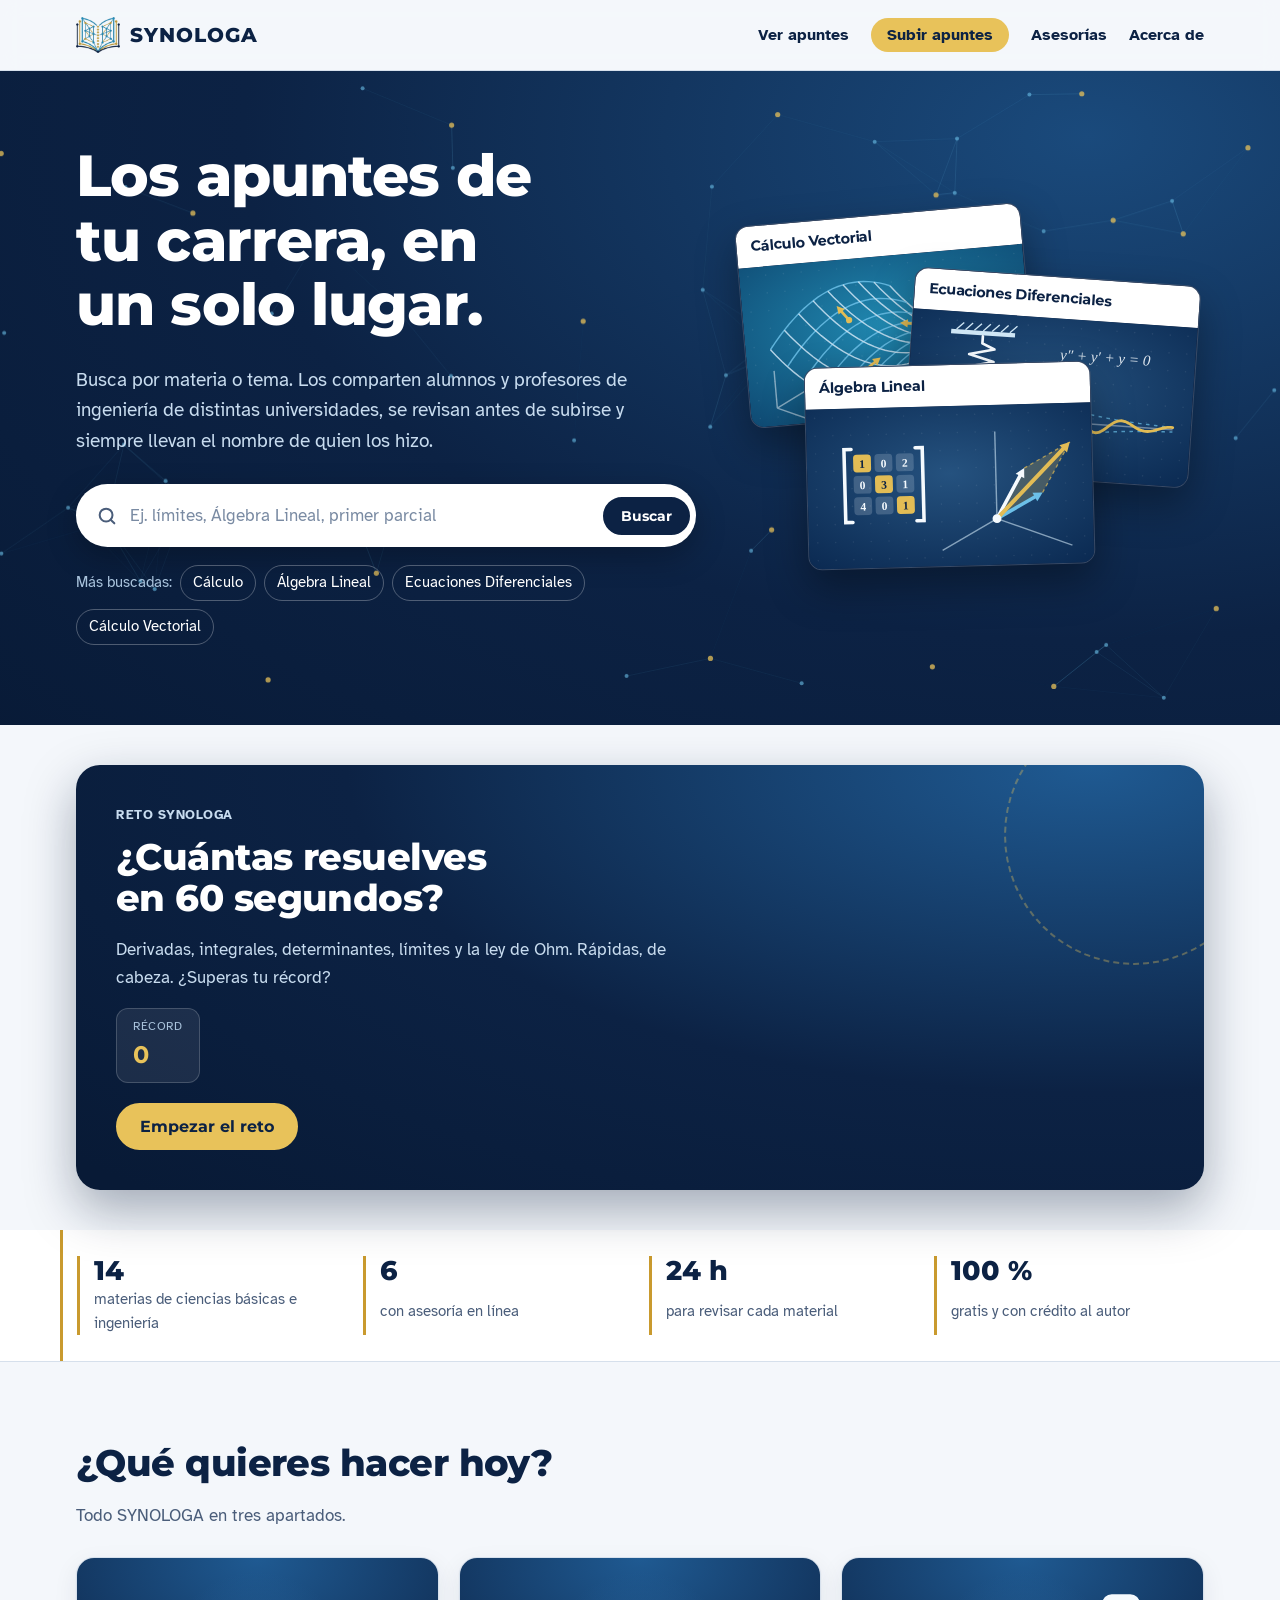
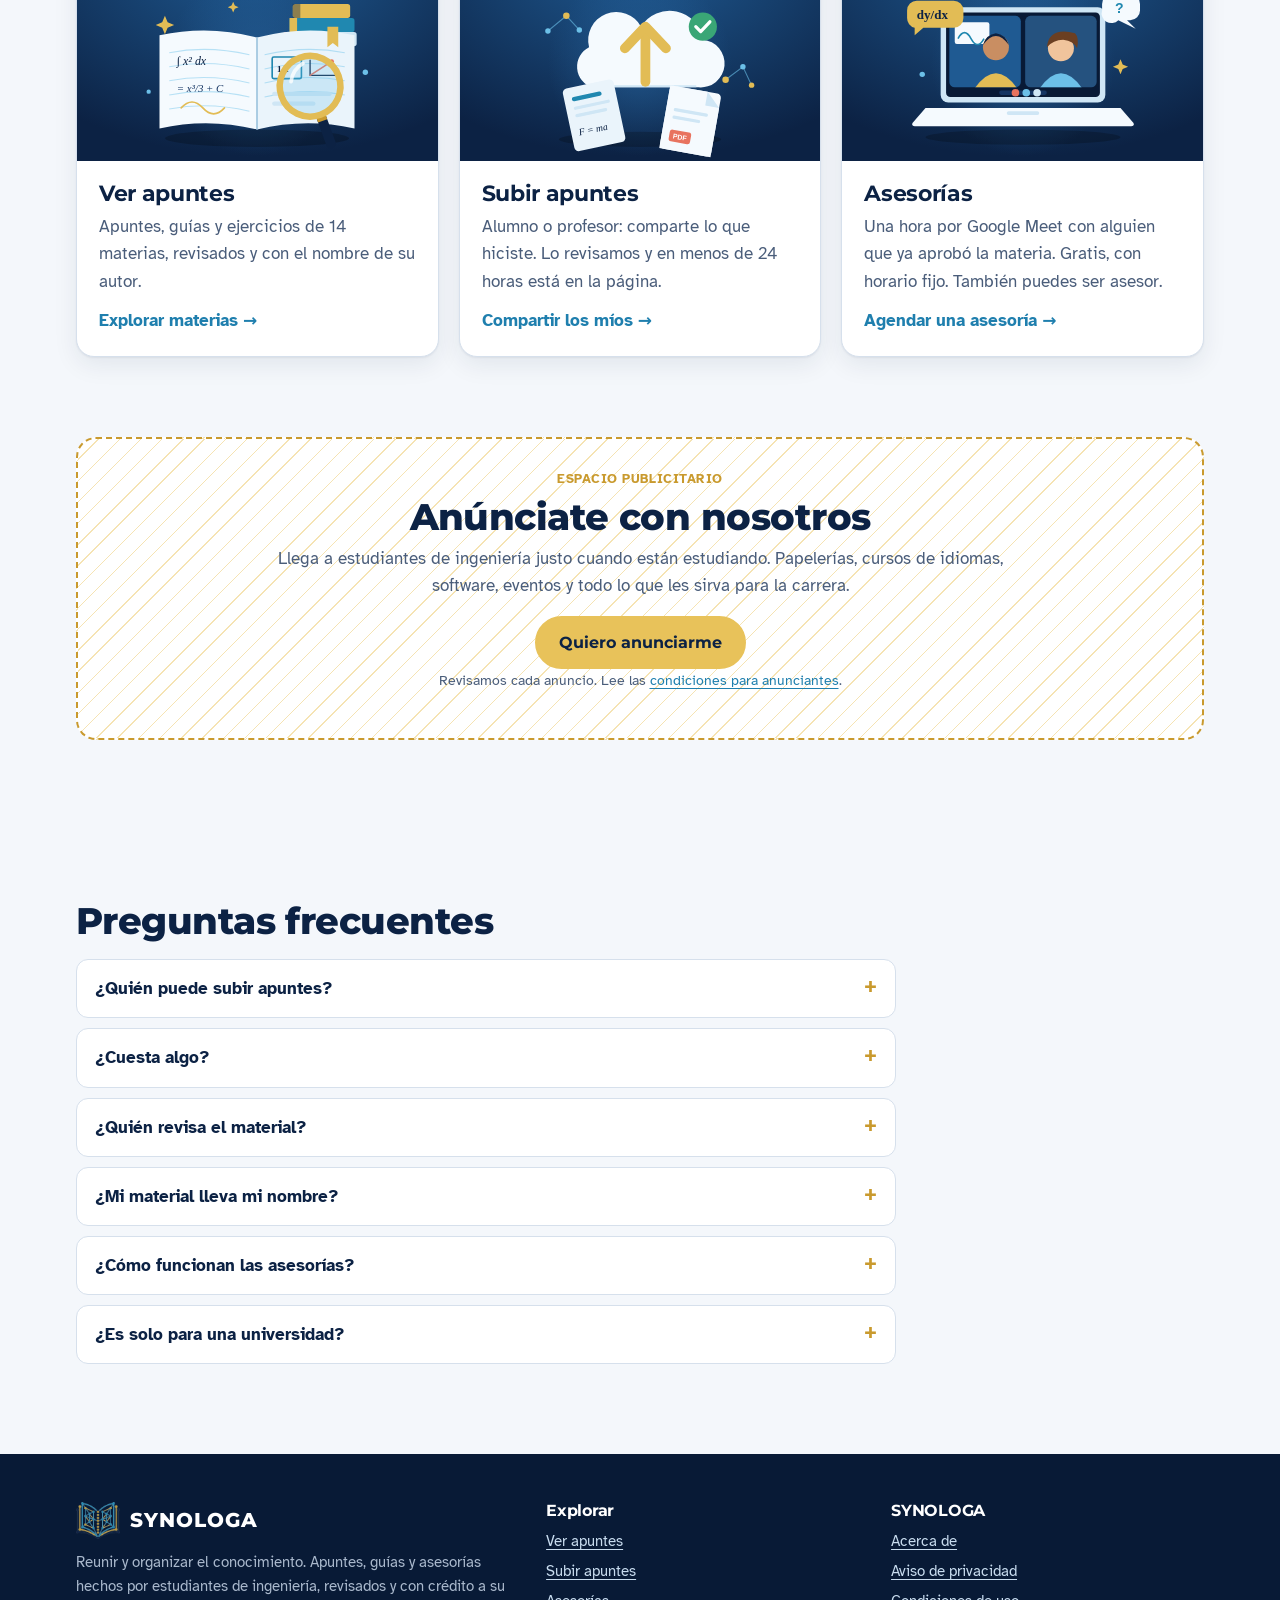
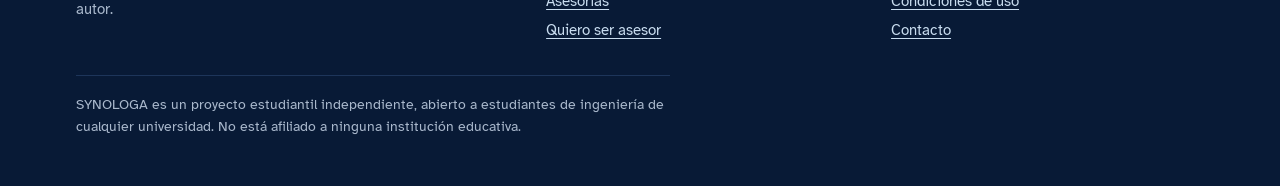
<file: index.html>
<!doctype html>
<html lang="es">
<head>
  <meta charset="utf-8">
  <meta name="viewport" content="width=device-width, initial-scale=1, viewport-fit=cover">
  <title>SYNOLOGA · Apuntes y asesorías para estudiantes de ingeniería</title>
  <meta name="description" content="Apuntes, guías y asesorías para estudiantes de ingeniería de cualquier universidad, ordenados por materia.">
  <meta name="theme-color" content="#0c2244">
  <link rel="icon" type="image/png" href="assets/favicon.png">
  <link rel="preconnect" href="https://fonts.googleapis.com">
  <link rel="preconnect" href="https://fonts.gstatic.com" crossorigin>
  <link href="https://fonts.googleapis.com/css2?family=Atkinson+Hyperlegible:wght@400;700&family=Montserrat:wght@700;800&display=swap" rel="stylesheet">
  <link rel="stylesheet" href="assets/estilos.css">
  <!-- Google AdSense: cuando aprueben la cuenta, pegar aquí el código que da Google. -->
</head>
<body>
  <a class="saltar" href="#contenido">Saltar al contenido</a>
  <header class="encabezado">
    <div class="contenedor">
      <a class="marca" href="index.html"><img src="assets/logo-icono.png" alt="" width="44" height="37">SYNOLOGA</a>
      <button class="boton-menu" type="button" aria-expanded="false" aria-controls="menu-principal">Menú</button>
      <nav aria-label="Principal">
        <ul class="menu" id="menu-principal">
          <li><a href="apuntes.html">Ver apuntes</a></li>
          <li><a href="subir.html">Subir apuntes</a></li>
          <li><a href="asesorias.html">Asesorías</a></li>
          <li><a href="acerca.html">Acerca de</a></li>
        </ul>
      </nav>
    </div>
  </header>

  <main id="contenido">
    <section class="portada">
      <canvas aria-hidden="true"></canvas>
      <div class="contenedor">
        <div>
          <h1>Los apuntes de tu carrera, en un solo lugar.</h1>
          <p class="entrada">Busca por materia o tema. Los comparten alumnos y profesores de ingeniería de distintas universidades, se revisan antes de subirse y siempre llevan el nombre de quien los hizo.</p>
          <form class="buscador" id="form-busqueda" role="search" action="apuntes.html">
            <label class="campo-busqueda" for="busqueda-portada">
              <svg width="22" height="22" viewBox="0 0 24 24" fill="none" stroke="currentColor" stroke-width="2.2" stroke-linecap="round" aria-hidden="true"><circle cx="11" cy="11" r="7"/><path d="m20 20-4-4"/></svg>
              <input id="busqueda-portada" name="q" type="search" placeholder="Ej. límites, Álgebra Lineal, primer parcial" autocomplete="off" aria-label="Buscar material">
              <button class="boton boton-chico" type="submit">Buscar</button>
            </label>
          </form>
          <div class="atajos">Más buscadas:
            <a href="materia.html#calculo-geometria-analitica">Cálculo</a>
            <a href="materia.html#algebra-lineal">Álgebra Lineal</a>
            <a href="materia.html#ecuaciones-diferenciales">Ecuaciones Diferenciales</a>
            <a href="materia.html#calculo-vectorial">Cálculo Vectorial</a>
          </div>
        </div>
        <div class="abanico" aria-hidden="true">
          <div class="ficha" data-portada="calculo-vectorial"><span>Cálculo Vectorial</span></div>
          <div class="ficha" data-portada="ecuaciones-diferenciales"><span>Ecuaciones Diferenciales</span></div>
          <div class="ficha" data-portada="algebra-lineal"><span>Álgebra Lineal</span></div>
        </div>
      </div>
    </section>

    <section class="seccion-juego" id="reto">
      <div class="contenedor">
        <div class="juego" id="juego">
          <div class="juego-intro">
            <p class="etiqueta-seccion">Reto SYNOLOGA</p>
            <h2>¿Cuántas resuelves en 60 segundos?</h2>
            <p>Derivadas, integrales, determinantes, límites y la ley de Ohm. Rápidas, de cabeza. ¿Superas tu récord?</p>
            <div class="juego-marcadores">
              <div><span>Récord</span><strong id="juego-record">0</strong></div>
            </div>
            <button class="boton dorado" type="button" id="juego-iniciar">Empezar el reto</button>
          </div>
          <div class="juego-tablero" id="juego-tablero" hidden>
            <div class="juego-barra">
              <div><span>Tiempo</span><strong id="juego-tiempo">60</strong></div>
              <div><span>Puntos</span><strong id="juego-puntos">0</strong></div>
              <div><span>Racha</span><strong id="juego-racha">0</strong></div>
            </div>
            <div class="juego-progreso"><i id="juego-progreso"></i></div>
            <p class="juego-tema" id="juego-tema"></p>
            <p class="juego-pregunta" id="juego-pregunta"></p>
            <div class="juego-opciones" id="juego-opciones"></div>
          </div>
          <div class="juego-final" id="juego-final" hidden>
            <p class="etiqueta-seccion">Se acabó el tiempo</p>
            <h2><span id="juego-final-puntos">0</span> puntos</h2>
            <p id="juego-final-texto"></p>
            <div class="acciones"><button class="boton dorado" type="button" id="juego-otra">Jugar otra vez</button><a class="boton claro" href="apuntes.html">Repasar con apuntes</a></div>
          </div>
        </div>
      </div>
    </section>

    <section class="franja-datos" aria-label="SYNOLOGA en números">
      <div class="contenedor">
        <div><strong data-dato="materias">14</strong><span>materias de ciencias básicas e ingeniería</span></div>
        <div><strong data-dato="asesorias">6</strong><span>con asesoría en línea</span></div>
        <div><strong>24 h</strong><span>para revisar cada material</span></div>
        <div><strong>100 %</strong><span>gratis y con crédito al autor</span></div>
      </div>
    </section>

    <section class="seccion">
      <div class="contenedor">
        <div class="encabezado-seccion"><div><h2>¿Qué quieres hacer hoy?</h2><p>Todo SYNOLOGA en tres apartados.</p></div></div>
        <div class="rejilla-apartados">
          <a class="apartado" href="apuntes.html">
            <div class="icono-apartado"><img src="assets/ilustraciones/ver-apuntes.svg" alt="" width="480" height="360"></div>
            <div class="cuerpo"><h3>Ver apuntes</h3><p>Apuntes, guías y ejercicios de 14 materias, revisados y con el nombre de su autor.</p><span class="ir">Explorar materias →</span></div>
          </a>
          <a class="apartado" href="subir.html">
            <div class="icono-apartado"><img src="assets/ilustraciones/subir-apuntes.svg" alt="" width="480" height="360"></div>
            <div class="cuerpo"><h3>Subir apuntes</h3><p>Alumno o profesor: comparte lo que hiciste. Lo revisamos y en menos de 24 horas está en la página.</p><span class="ir">Compartir los míos →</span></div>
          </a>
          <a class="apartado" href="asesorias.html">
            <div class="icono-apartado"><img src="assets/ilustraciones/asesorias.svg" alt="" width="480" height="360"></div>
            <div class="cuerpo"><h3>Asesorías</h3><p>Una hora por Google Meet con alguien que ya aprobó la materia. Gratis, con horario fijo. También puedes ser asesor.</p><span class="ir">Agendar una asesoría →</span></div>
          </a>
        </div>
      </div>
    </section>

    <section class="seccion" style="padding-top:0">
      <div class="contenedor">
        <aside class="espacio-publicidad" aria-label="Espacio publicitario">
          <p class="etiqueta-seccion">Espacio publicitario</p>
          <h2>Anúnciate con nosotros</h2>
          <p>Llega a estudiantes de ingeniería justo cuando están estudiando. Papelerías, cursos de idiomas, software, eventos y todo lo que les sirva para la carrera.</p>
          <a class="boton dorado" data-publicidad href="#">Quiero anunciarme</a>
          <p class="nota-chica">Revisamos cada anuncio. Lee las <a href="terminos.html#anunciantes">condiciones para anunciantes</a>.</p>
        </aside>
      </div>
    </section>

    <section class="seccion">
      <div class="contenedor preguntas">
        <h2>Preguntas frecuentes</h2>
        <details><summary>¿Quién puede subir apuntes?</summary><p>Cualquier alumno o profesor de ingeniería, de la universidad que sea. Solo tiene que ser material propio (o con permiso de su autor) y pasar la revisión.</p></details>
        <details><summary>¿Cuesta algo?</summary><p>No. Ver el material, compartirlo y pedir asesorías es gratis. El proyecto se sostiene con anuncios discretos.</p></details>
        <details><summary>¿Quién revisa el material?</summary><p>El área de Gestión de Contenido revisa cada archivo antes de subirlo: que sea de quien lo comparte, que esté completo y legible, y que no sea una tarea o examen para entregar.</p></details>
        <details><summary>¿Mi material lleva mi nombre?</summary><p>Siempre. Conservas tus derechos de autor y tu nombre aparece en la página y en el nombre del archivo. Puedes pedir que lo retiremos cuando quieras.</p></details>
        <details><summary>¿Cómo funcionan las asesorías?</summary><p>Eliges materia y horario, escribes tu duda y te llega por correo la confirmación con el link de Google Meet. Duran una hora.</p></details>
        <details><summary>¿Es solo para una universidad?</summary><p>No. SYNOLOGA es un proyecto estudiantil independiente y está abierto a estudiantes de ingeniería de cualquier universidad. Las materias son de ciencias básicas e ingeniería, y se parecen mucho entre escuelas aunque cambie el semestre en que se llevan.</p></details>
      </div>
    </section>
  </main>

  <footer class="pie">
    <div class="contenedor">
      <div>
        <p class="marca"><img src="assets/logo-icono.png" alt="" width="44" height="37">SYNOLOGA</p>
        <p>Reunir y organizar el conocimiento. Apuntes, guías y asesorías hechos por estudiantes de ingeniería, revisados y con crédito a su autor.</p>
      </div>
      <div>
        <h3>Explorar</h3>
        <ul>
          <li><a href="apuntes.html">Ver apuntes</a></li>
          <li><a href="subir.html">Subir apuntes</a></li>
          <li><a href="asesorias.html">Asesorías</a></li>
          <li><a href="asesorias.html#ser-asesor">Quiero ser asesor</a></li>
        </ul>
      </div>
      <div>
        <h3>SYNOLOGA</h3>
        <ul>
          <li><a href="acerca.html">Acerca de</a></li>
          <li><a href="privacidad.html">Aviso de privacidad</a></li>
          <li><a href="terminos.html">Condiciones de uso</a></li>
          <li><a data-enlace="correoContacto" href="#">Contacto</a></li>
        </ul>
      </div>
      <p class="legal">SYNOLOGA es un proyecto estudiantil independiente, abierto a estudiantes de ingeniería de cualquier universidad. No está afiliado a ninguna institución educativa.</p>
    </div>
  </footer>

  <div class="aviso" id="aviso" role="status" aria-live="polite" hidden></div>
  <script src="assets/config.js"></script>
  <script src="assets/materias.js"></script>
  <script src="assets/materiales.js"></script>
  <script src="assets/portadas.js"></script>
  <script src="assets/app.js"></script>
</body>
</html>
</file>
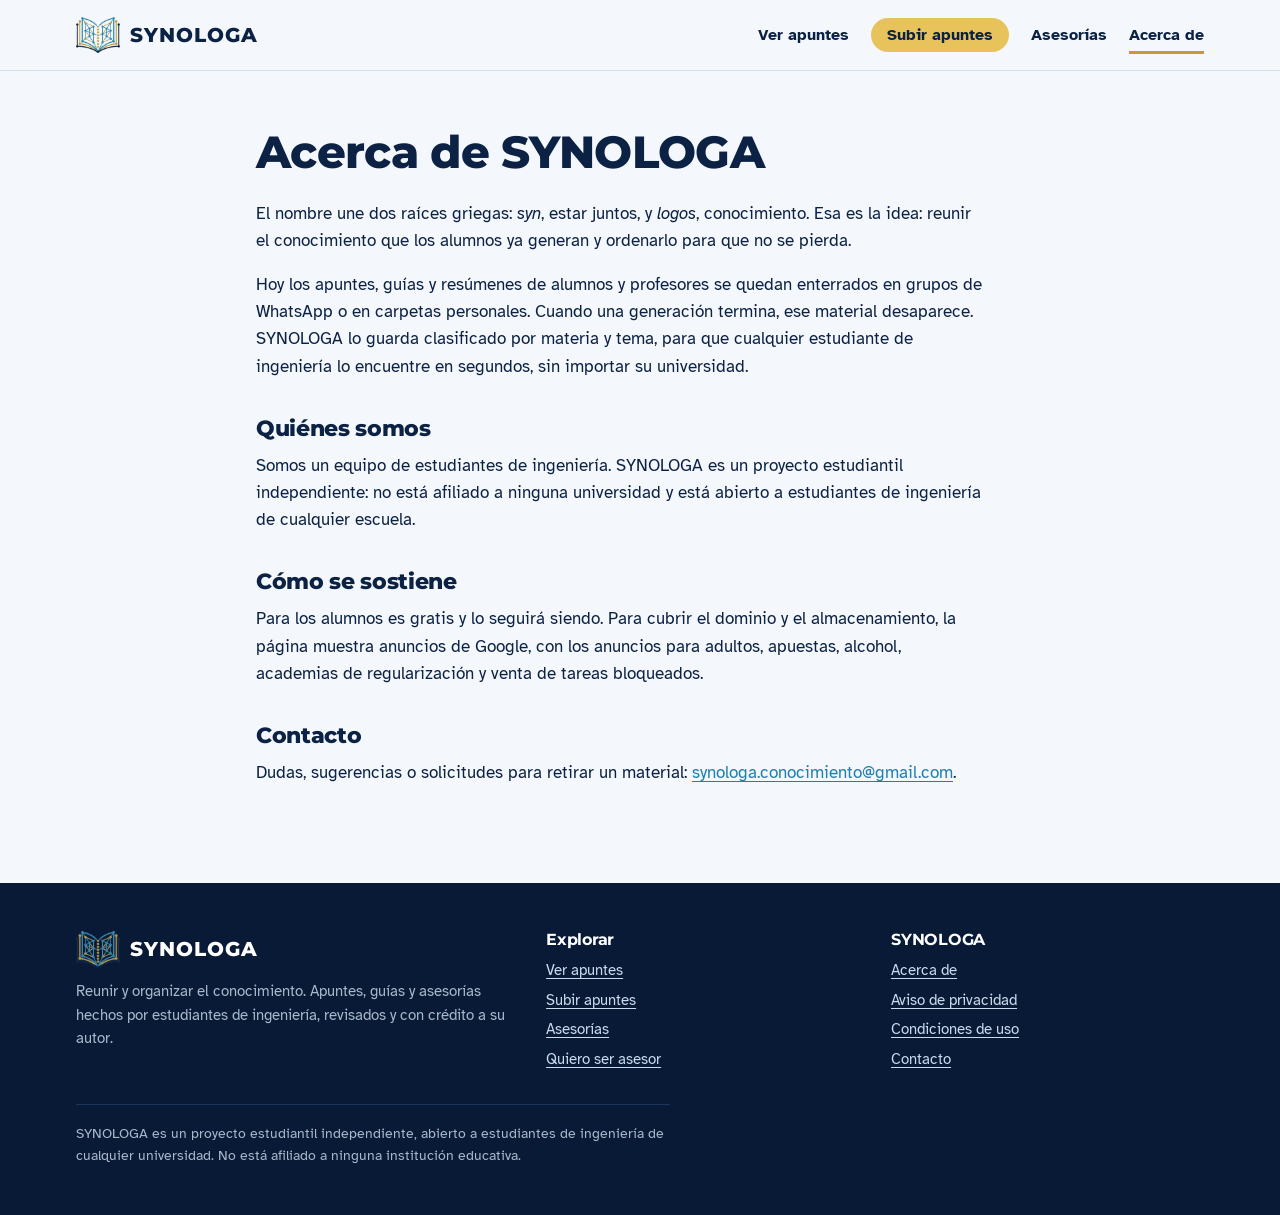
<file: acerca.html>
<!doctype html>
<html lang="es">
<head>
  <meta charset="utf-8">
  <meta name="viewport" content="width=device-width, initial-scale=1, viewport-fit=cover">
  <title>Acerca de · SYNOLOGA</title>
  <meta name="description" content="Qué es SYNOLOGA y quién la hace.">
  <meta name="theme-color" content="#0c2244">
  <link rel="icon" type="image/png" href="assets/favicon.png">
  <link rel="preconnect" href="https://fonts.googleapis.com">
  <link rel="preconnect" href="https://fonts.gstatic.com" crossorigin>
  <link href="https://fonts.googleapis.com/css2?family=Atkinson+Hyperlegible:wght@400;700&family=Montserrat:wght@700;800&display=swap" rel="stylesheet">
  <link rel="stylesheet" href="assets/estilos.css">
  <!-- Google AdSense: cuando aprueben la cuenta, pegar aquí el código que da Google. -->
</head>
<body>
  <a class="saltar" href="#contenido">Saltar al contenido</a>
  <header class="encabezado">
    <div class="contenedor">
      <a class="marca" href="index.html"><img src="assets/logo-icono.png" alt="" width="44" height="37">SYNOLOGA</a>
      <button class="boton-menu" type="button" aria-expanded="false" aria-controls="menu-principal">Menú</button>
      <nav aria-label="Principal">
        <ul class="menu" id="menu-principal">
          <li><a href="apuntes.html">Ver apuntes</a></li>
          <li><a href="subir.html">Subir apuntes</a></li>
          <li><a href="asesorias.html">Asesorías</a></li>
          <li><a href="acerca.html" aria-current="page">Acerca de</a></li>
        </ul>
      </nav>
    </div>
  </header>

  <main id="contenido">
    <section class="pagina-texto">
      <div class="contenedor">
        <h1>Acerca de SYNOLOGA</h1>
        <p>El nombre une dos raíces griegas: <em>syn</em>, estar juntos, y <em>logos</em>, conocimiento. Esa es la idea: reunir el conocimiento que los alumnos ya generan y ordenarlo para que no se pierda.</p>
        <p>Hoy los apuntes, guías y resúmenes de alumnos y profesores se quedan enterrados en grupos de WhatsApp o en carpetas personales. Cuando una generación termina, ese material desaparece. SYNOLOGA lo guarda clasificado por materia y tema, para que cualquier estudiante de ingeniería lo encuentre en segundos, sin importar su universidad.</p>

        <h2>Quiénes somos</h2>
        <p>Somos un equipo de estudiantes de ingeniería. SYNOLOGA es un proyecto estudiantil independiente: no está afiliado a ninguna universidad y está abierto a estudiantes de ingeniería de cualquier escuela.</p>

        <h2>Cómo se sostiene</h2>
        <p>Para los alumnos es gratis y lo seguirá siendo. Para cubrir el dominio y el almacenamiento, la página muestra anuncios de Google, con los anuncios para adultos, apuestas, alcohol, academias de regularización y venta de tareas bloqueados.</p>

        <h2>Contacto</h2>
        <p>Dudas, sugerencias o solicitudes para retirar un material: <a data-enlace="correoContacto" href="#"><span data-texto="correoContacto"></span></a>.</p>
      </div>
    </section>
  </main>

  <footer class="pie">
    <div class="contenedor">
      <div>
        <p class="marca"><img src="assets/logo-icono.png" alt="" width="44" height="37">SYNOLOGA</p>
        <p>Reunir y organizar el conocimiento. Apuntes, guías y asesorías hechos por estudiantes de ingeniería, revisados y con crédito a su autor.</p>
      </div>
      <div>
        <h3>Explorar</h3>
        <ul>
          <li><a href="apuntes.html">Ver apuntes</a></li>
          <li><a href="subir.html">Subir apuntes</a></li>
          <li><a href="asesorias.html">Asesorías</a></li>
          <li><a href="asesorias.html#ser-asesor">Quiero ser asesor</a></li>
        </ul>
      </div>
      <div>
        <h3>SYNOLOGA</h3>
        <ul>
          <li><a href="acerca.html">Acerca de</a></li>
          <li><a href="privacidad.html">Aviso de privacidad</a></li>
          <li><a href="terminos.html">Condiciones de uso</a></li>
          <li><a data-enlace="correoContacto" href="#">Contacto</a></li>
        </ul>
      </div>
      <p class="legal">SYNOLOGA es un proyecto estudiantil independiente, abierto a estudiantes de ingeniería de cualquier universidad. No está afiliado a ninguna institución educativa.</p>
    </div>
  </footer>

  <div class="aviso" id="aviso" role="status" aria-live="polite" hidden></div>
  <script src="assets/config.js"></script>
  <script src="assets/materias.js"></script>
  <script src="assets/materiales.js"></script>
  <script src="assets/portadas.js"></script>
  <script src="assets/app.js"></script>
</body>
</html>
</file>
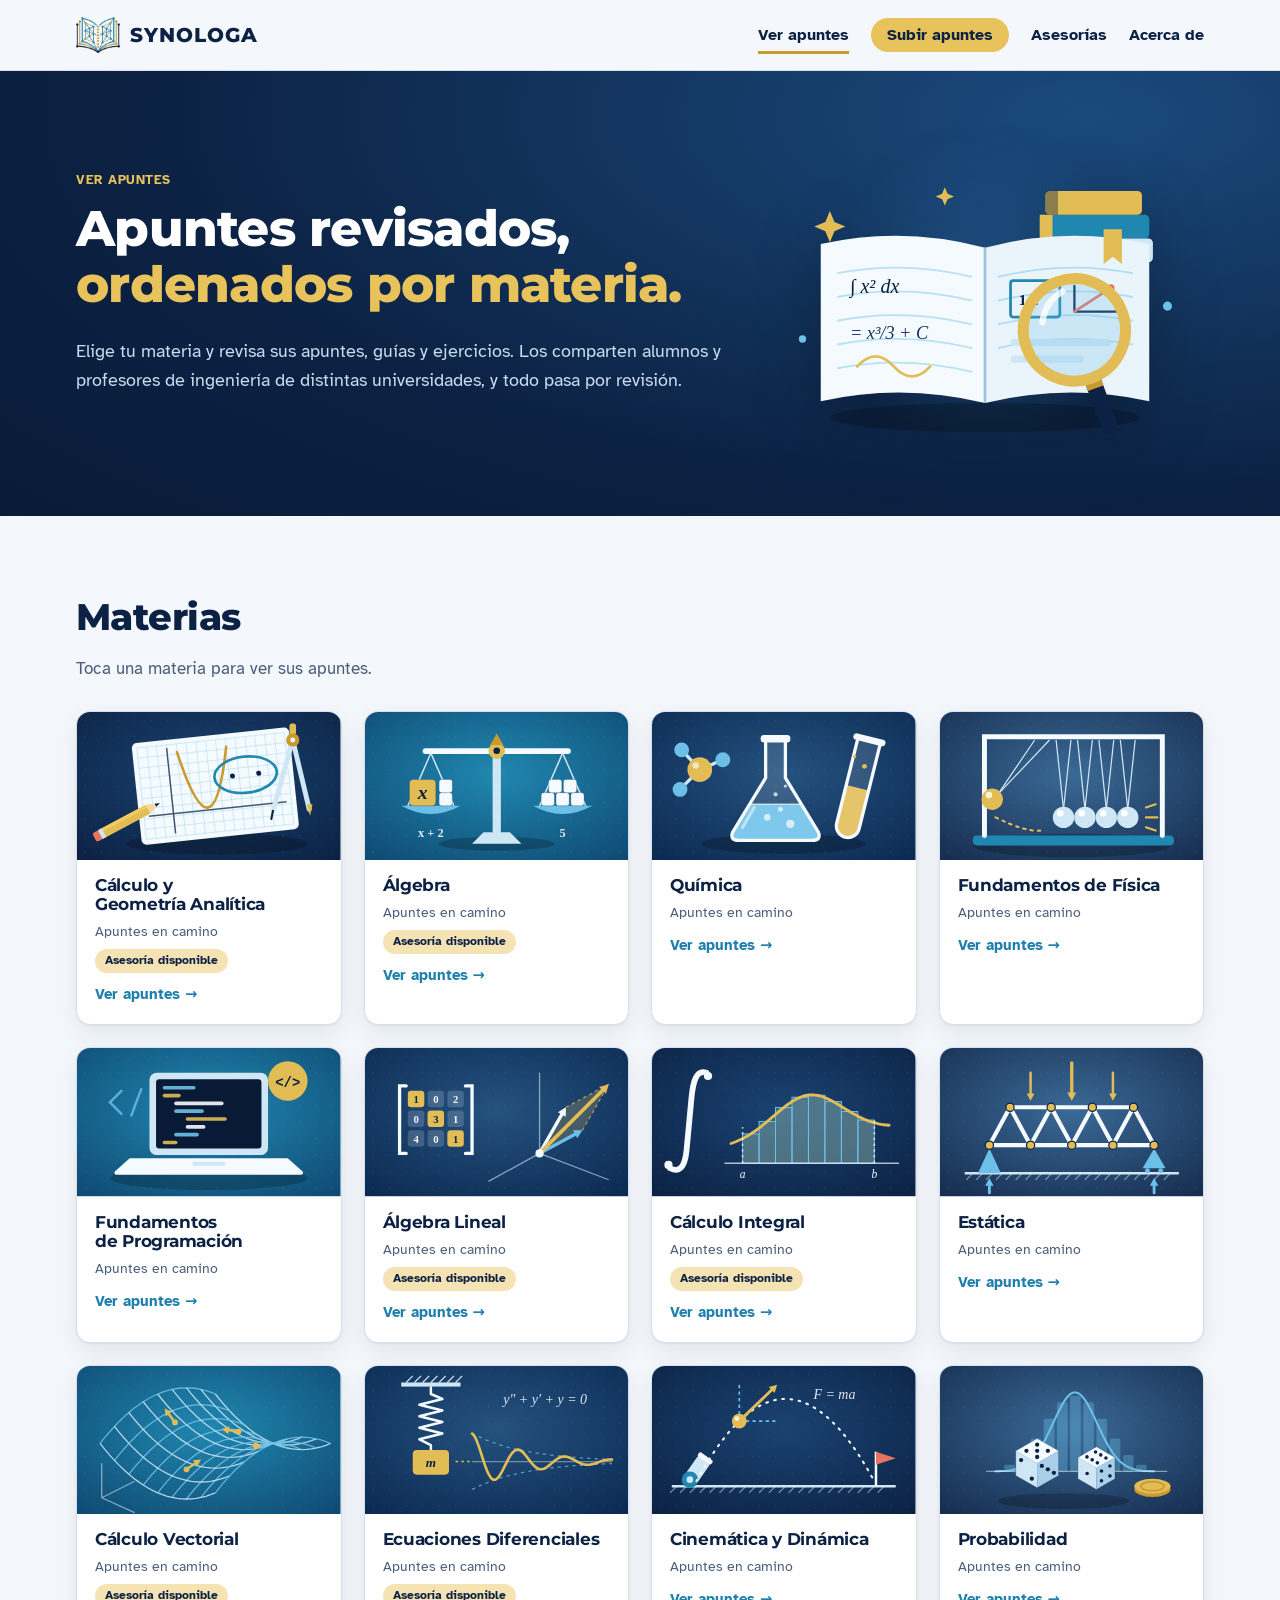
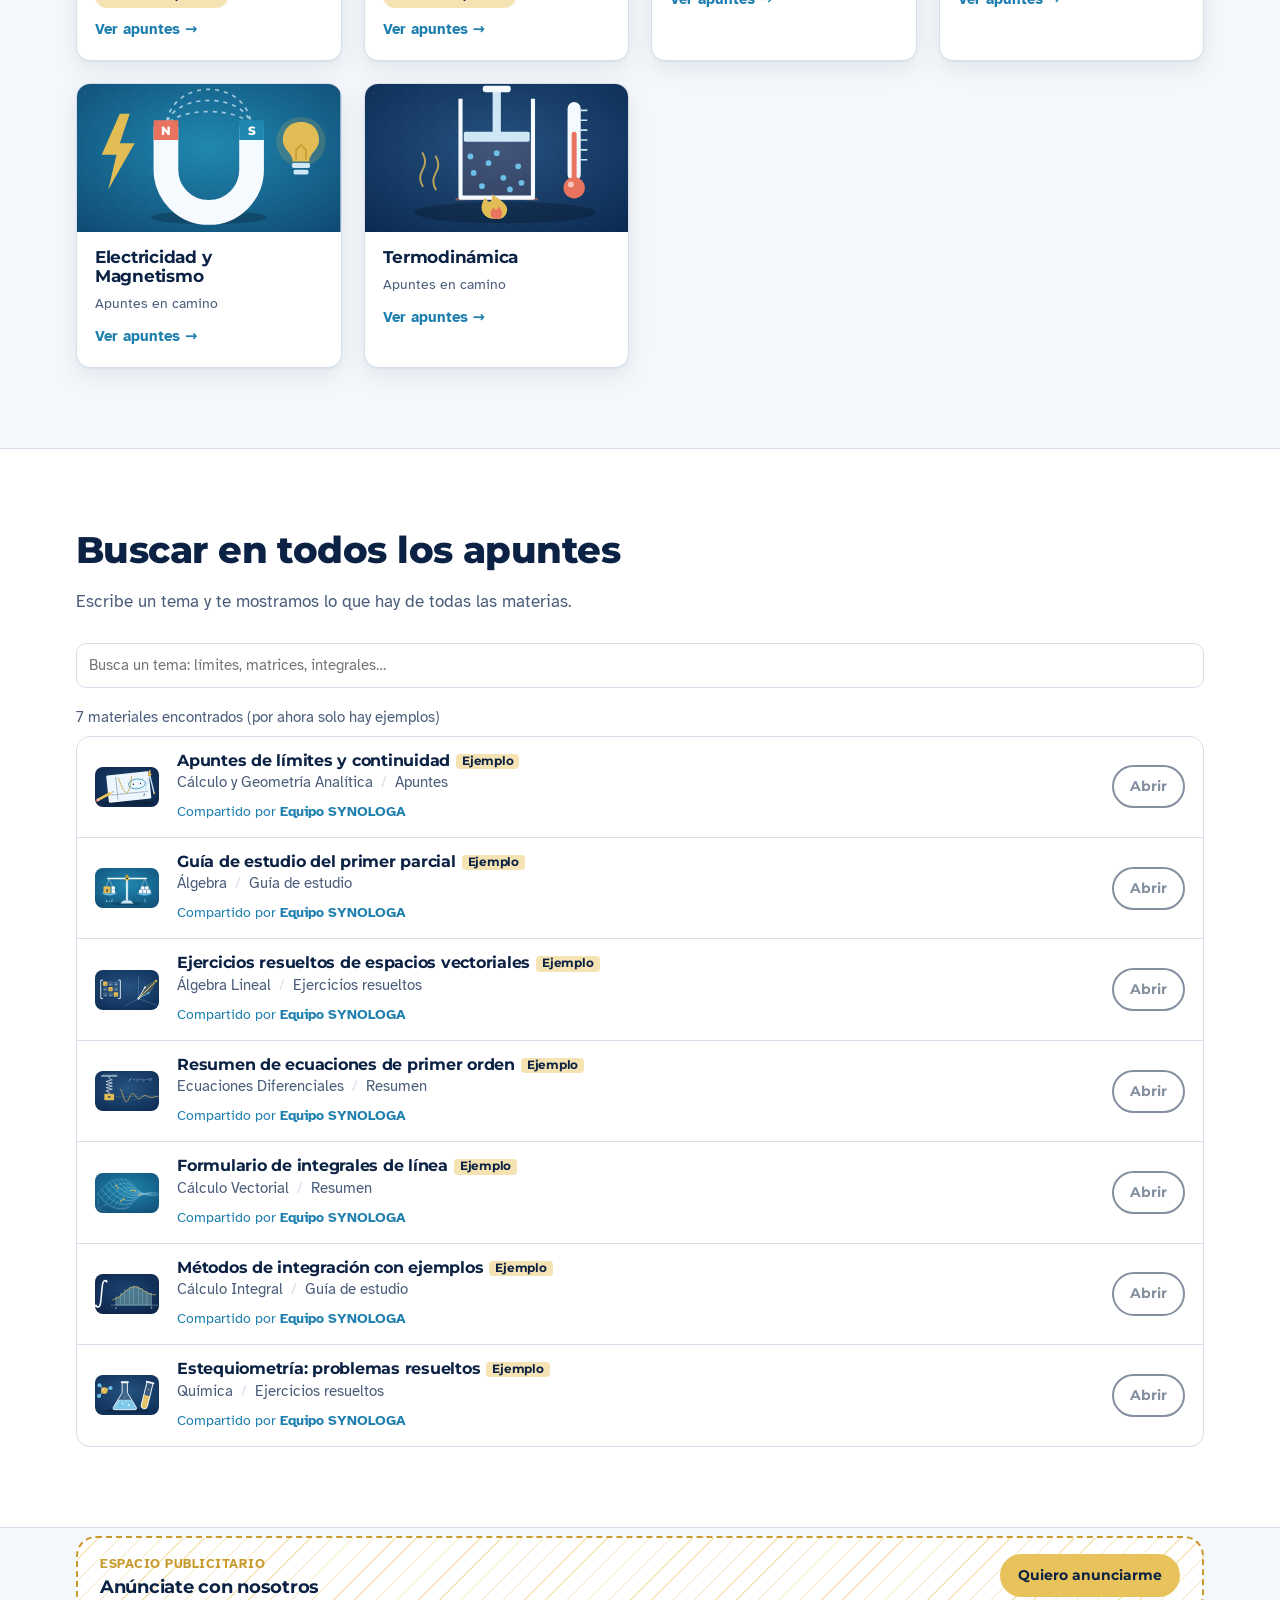
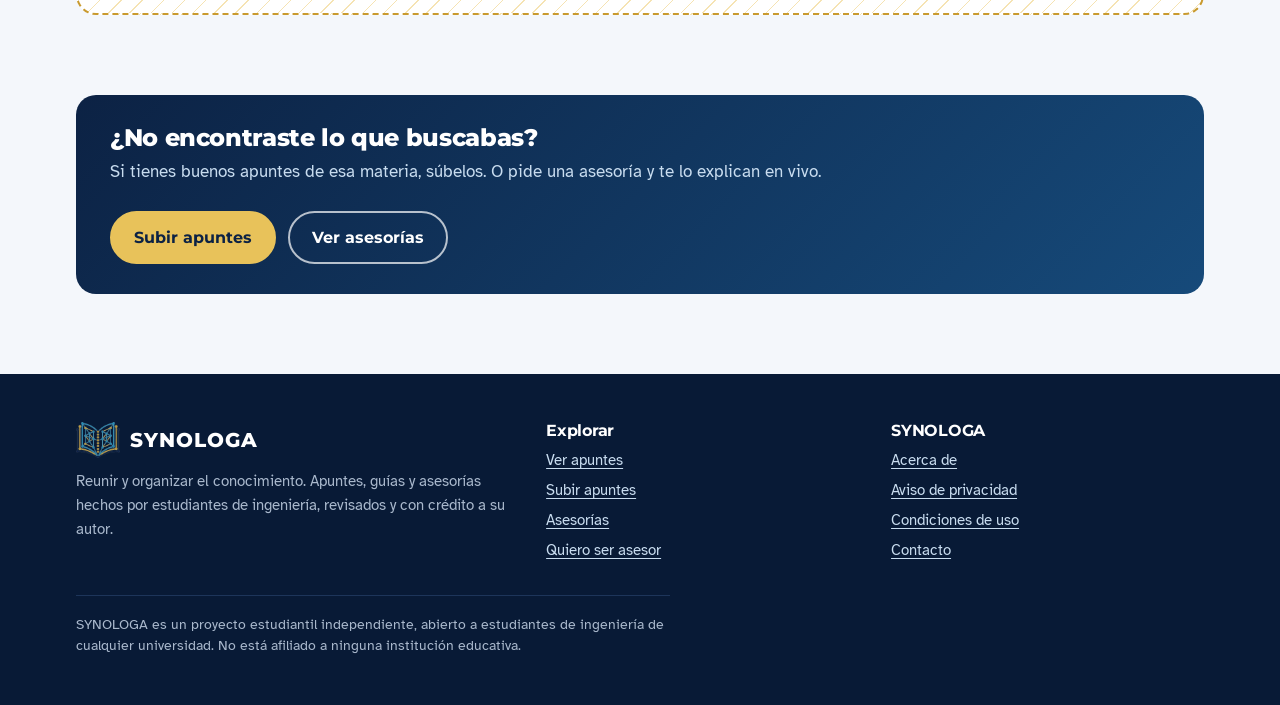
<file: apuntes.html>
<!doctype html>
<html lang="es">
<head>
  <meta charset="utf-8">
  <meta name="viewport" content="width=device-width, initial-scale=1, viewport-fit=cover">
  <title>Ver apuntes · SYNOLOGA</title>
  <meta name="description" content="Apuntes, guías y ejercicios de ingeniería por materia, revisados y con crédito a su autor.">
  <meta name="theme-color" content="#0c2244">
  <link rel="icon" type="image/png" href="assets/favicon.png">
  <link rel="preconnect" href="https://fonts.googleapis.com">
  <link rel="preconnect" href="https://fonts.gstatic.com" crossorigin>
  <link href="https://fonts.googleapis.com/css2?family=Atkinson+Hyperlegible:wght@400;700&family=Montserrat:wght@700;800&display=swap" rel="stylesheet">
  <link rel="stylesheet" href="assets/estilos.css">
  <!-- Google AdSense: cuando aprueben la cuenta, pegar aquí el código que da Google. -->
</head>
<body>
  <a class="saltar" href="#contenido">Saltar al contenido</a>
  <header class="encabezado">
    <div class="contenedor">
      <a class="marca" href="index.html"><img src="assets/logo-icono.png" alt="" width="44" height="37">SYNOLOGA</a>
      <button class="boton-menu" type="button" aria-expanded="false" aria-controls="menu-principal">Menú</button>
      <nav aria-label="Principal">
        <ul class="menu" id="menu-principal">
          <li><a href="apuntes.html" aria-current="page">Ver apuntes</a></li>
          <li><a href="subir.html">Subir apuntes</a></li>
          <li><a href="asesorias.html">Asesorías</a></li>
          <li><a href="acerca.html">Acerca de</a></li>
        </ul>
      </nav>
    </div>
  </header>

  <main id="contenido">
    <section class="cabecera-seccion">
      <div class="contenedor con-ilustracion">
        <div>
        <p class="etiqueta-seccion">Ver apuntes</p>
        <h1>Apuntes revisados, <span>ordenados por materia.</span></h1>
        <p class="entrada">Elige tu materia y revisa sus apuntes, guías y ejercicios. Los comparten alumnos y profesores de ingeniería de distintas universidades, y todo pasa por revisión.</p>
        </div>
        <img class="ilustracion" src="assets/ilustraciones/ver-apuntes.svg" alt="" width="480" height="360">
      </div>
    </section>

    <section class="seccion" id="materias">
      <div class="contenedor">
        <div class="encabezado-seccion">
          <div>
            <h2>Materias</h2>
            <p>Toca una materia para ver sus apuntes.</p>
          </div>
        </div>
        <div class="rejilla-materias" id="rejilla-materias"></div>
      </div>
    </section>

    <section class="seccion blanca" id="resultados">
      <div class="contenedor">
        <div class="encabezado-seccion">
          <div>
            <h2>Buscar en todos los apuntes</h2>
            <p>Escribe un tema y te mostramos lo que hay de todas las materias.</p>
          </div>
        </div>
        <div class="filtros">
          <input id="busqueda" type="search" placeholder="Busca un tema: límites, matrices, integrales…" autocomplete="off" aria-label="Buscar material">
        </div>
        <p class="conteo" id="conteo" aria-live="polite"></p>
        <ul class="lista-materiales" id="lista-materiales"></ul>
      </div>
    </section>

    <!-- Espacio para un anuncio de AdSense. Se oculta solo mientras esté vacío. -->
    <div class="contenedor">
      <aside class="espacio-publicidad chico" aria-label="Espacio publicitario">
        <div><p class="etiqueta-seccion">Espacio publicitario</p><h3>Anúnciate con nosotros</h3></div>
        <a class="boton dorado boton-chico" data-publicidad href="#">Quiero anunciarme</a>
      </aside>
    </div>

    <section class="seccion">
      <div class="contenedor">
        <div class="aviso-cta">
          <div><h2>¿No encontraste lo que buscabas?</h2><p>Si tienes buenos apuntes de esa materia, súbelos. O pide una asesoría y te lo explican en vivo.</p></div>
          <div class="acciones"><a class="boton dorado" href="subir.html">Subir apuntes</a><a class="boton claro" href="asesorias.html">Ver asesorías</a></div>
        </div>
      </div>
    </section>
  </main>

  <footer class="pie">
    <div class="contenedor">
      <div>
        <p class="marca"><img src="assets/logo-icono.png" alt="" width="44" height="37">SYNOLOGA</p>
        <p>Reunir y organizar el conocimiento. Apuntes, guías y asesorías hechos por estudiantes de ingeniería, revisados y con crédito a su autor.</p>
      </div>
      <div>
        <h3>Explorar</h3>
        <ul>
          <li><a href="apuntes.html">Ver apuntes</a></li>
          <li><a href="subir.html">Subir apuntes</a></li>
          <li><a href="asesorias.html">Asesorías</a></li>
          <li><a href="asesorias.html#ser-asesor">Quiero ser asesor</a></li>
        </ul>
      </div>
      <div>
        <h3>SYNOLOGA</h3>
        <ul>
          <li><a href="acerca.html">Acerca de</a></li>
          <li><a href="privacidad.html">Aviso de privacidad</a></li>
          <li><a href="terminos.html">Condiciones de uso</a></li>
          <li><a data-enlace="correoContacto" href="#">Contacto</a></li>
        </ul>
      </div>
      <p class="legal">SYNOLOGA es un proyecto estudiantil independiente, abierto a estudiantes de ingeniería de cualquier universidad. No está afiliado a ninguna institución educativa.</p>
    </div>
  </footer>

  <div class="aviso" id="aviso" role="status" aria-live="polite" hidden></div>
  <script src="assets/config.js"></script>
  <script src="assets/materias.js"></script>
  <script src="assets/materiales.js"></script>
  <script src="assets/portadas.js"></script>
  <script src="assets/app.js"></script>
</body>
</html>
</file>
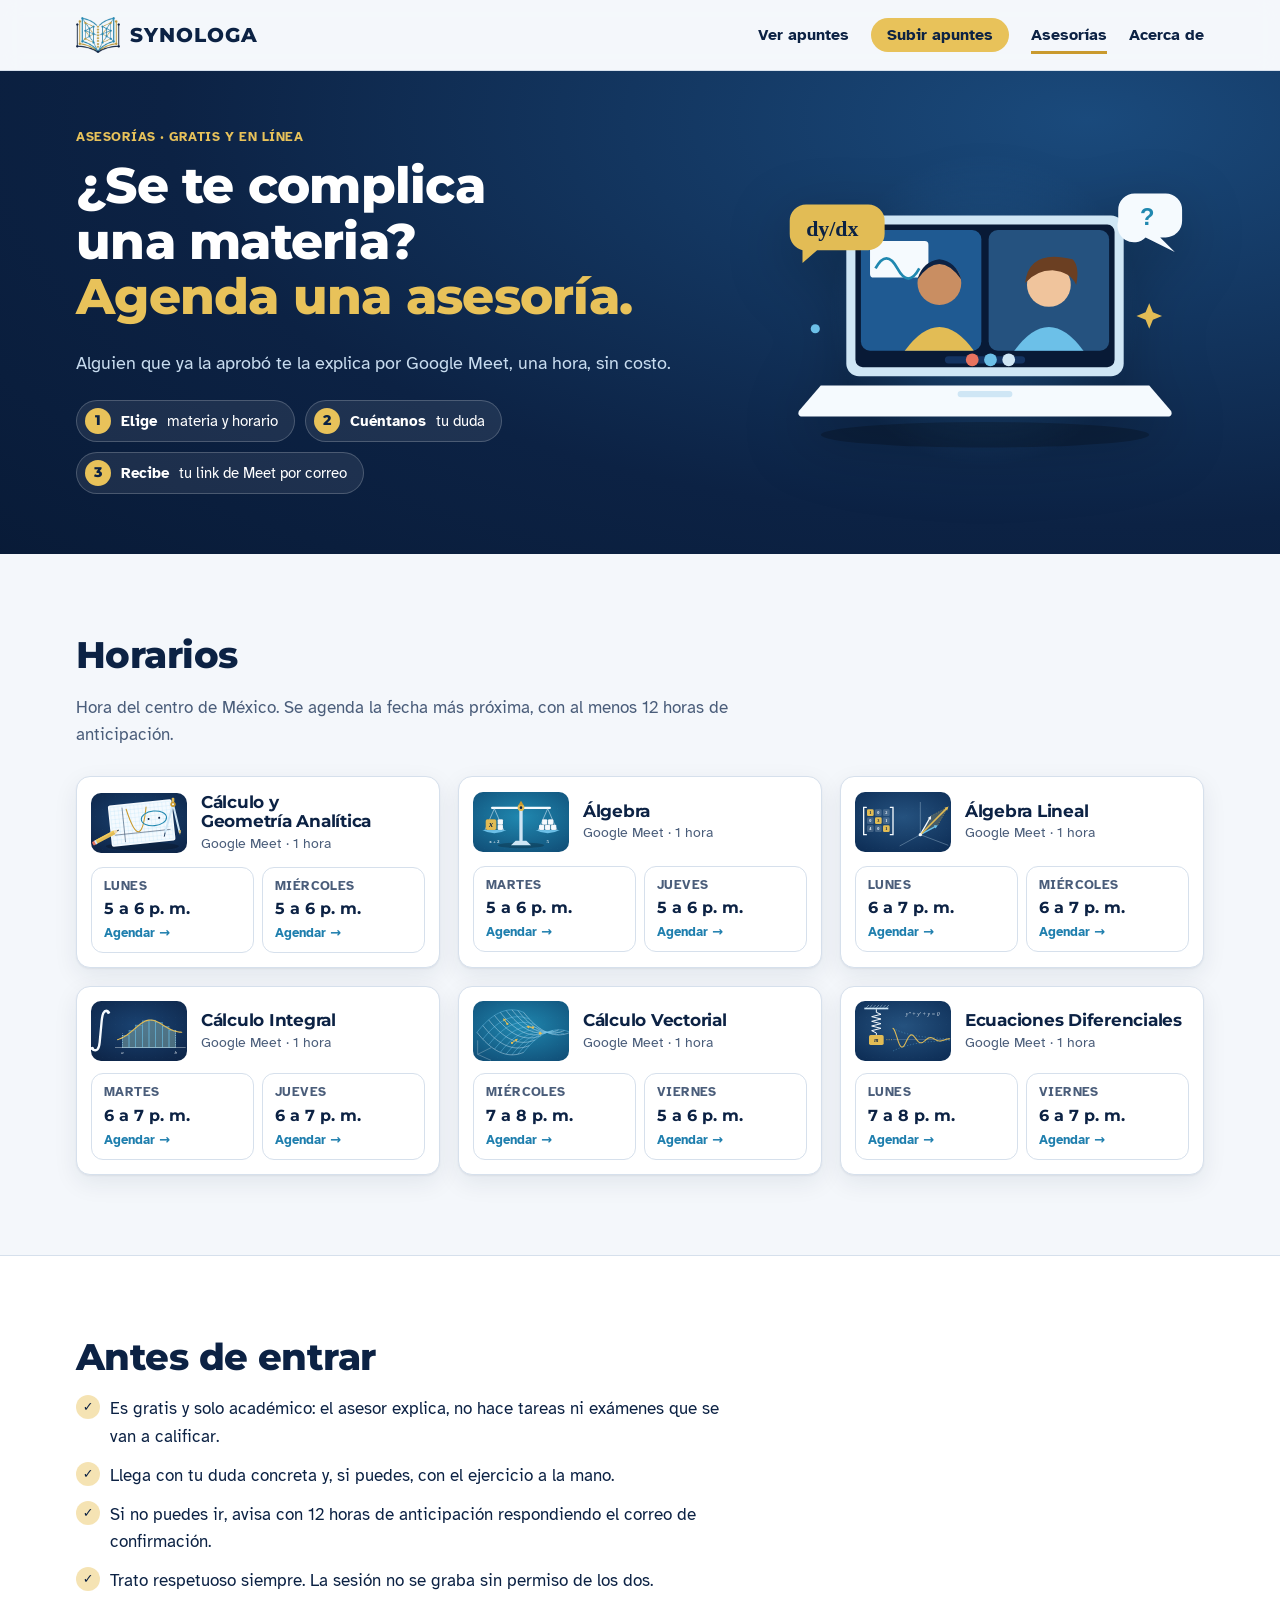
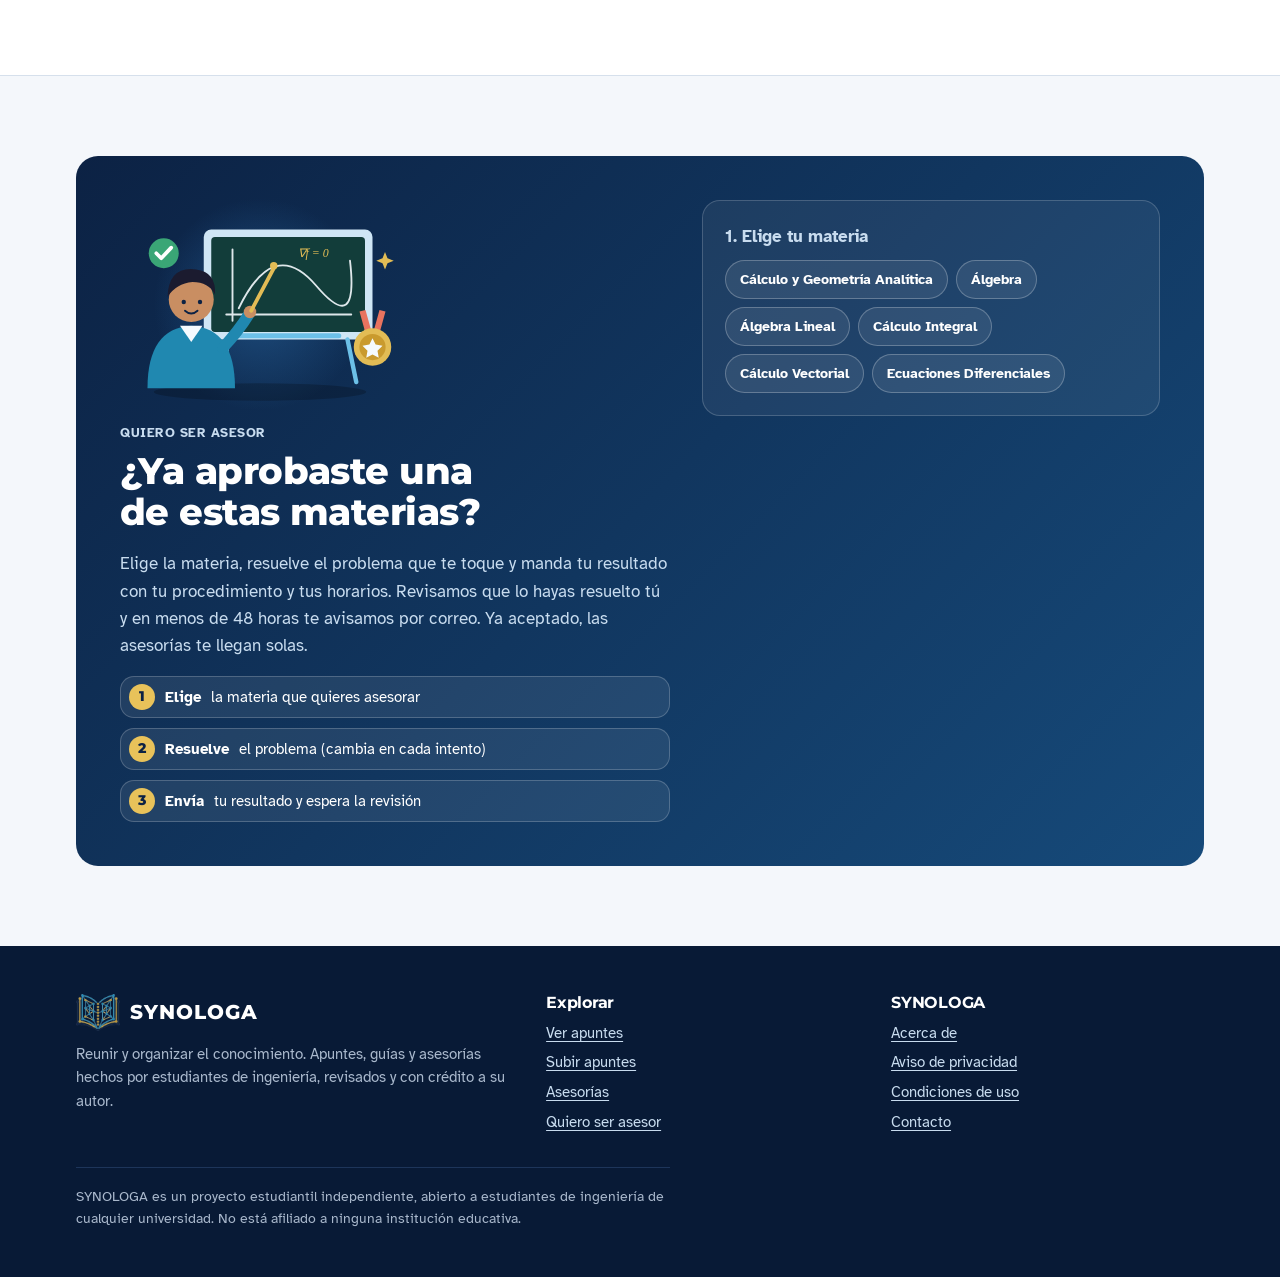
<file: asesorias.html>
<!doctype html>
<html lang="es">
<head>
  <meta charset="utf-8">
  <meta name="viewport" content="width=device-width, initial-scale=1, viewport-fit=cover">
  <title>Asesorías · SYNOLOGA</title>
  <meta name="description" content="Asesorías gratis y en línea entre estudiantes de ingeniería, con horario fijo.">
  <meta name="theme-color" content="#0c2244">
  <link rel="icon" type="image/png" href="assets/favicon.png">
  <link rel="preconnect" href="https://fonts.googleapis.com">
  <link rel="preconnect" href="https://fonts.gstatic.com" crossorigin>
  <link href="https://fonts.googleapis.com/css2?family=Atkinson+Hyperlegible:wght@400;700&family=Montserrat:wght@700;800&display=swap" rel="stylesheet">
  <link rel="stylesheet" href="assets/estilos.css">
  <!-- Google AdSense: cuando aprueben la cuenta, pegar aquí el código que da Google. -->
</head>
<body>
  <a class="saltar" href="#contenido">Saltar al contenido</a>
  <header class="encabezado">
    <div class="contenedor">
      <a class="marca" href="index.html"><img src="assets/logo-icono.png" alt="" width="44" height="37">SYNOLOGA</a>
      <button class="boton-menu" type="button" aria-expanded="false" aria-controls="menu-principal">Menú</button>
      <nav aria-label="Principal">
        <ul class="menu" id="menu-principal">
          <li><a href="apuntes.html">Ver apuntes</a></li>
          <li><a href="subir.html">Subir apuntes</a></li>
          <li><a href="asesorias.html" aria-current="page">Asesorías</a></li>
          <li><a href="acerca.html">Acerca de</a></li>
        </ul>
      </nav>
    </div>
  </header>

  <main id="contenido">
    <section class="cabecera-seccion">
      <div class="contenedor con-ilustracion">
        <div>
        <p class="etiqueta-seccion">Asesorías · gratis y en línea</p>
        <h1>¿Se te complica una materia? <span>Agenda una asesoría.</span></h1>
        <p class="entrada">Alguien que ya la aprobó te la explica por Google Meet, una hora, sin costo.</p>
        <ol class="pasos-cortos">
          <li><strong>Elige</strong> materia y horario</li>
          <li><strong>Cuéntanos</strong> tu duda</li>
          <li><strong>Recibe</strong> tu link de Meet por correo</li>
        </ol>
        </div>
        <img class="ilustracion" src="assets/ilustraciones/asesorias.svg" alt="" width="480" height="360">
      </div>
    </section>

    <section class="seccion">
      <div class="contenedor">
        <div class="encabezado-seccion">
          <div>
            <h2>Horarios</h2>
            <p>Hora del centro de México. Se agenda la fecha más próxima, con al menos 12 horas de anticipación.</p>
          </div>
        </div>
        <div class="rejilla-horarios" id="horarios-asesoria"></div>
      </div>
    </section>

    <section class="seccion blanca">
      <div class="contenedor">
        <h2>Antes de entrar</h2>
        <ul class="lista-reglas">
          <li><span>✓</span>Es gratis y solo académico: el asesor explica, no hace tareas ni exámenes que se van a calificar.</li>
          <li><span>✓</span>Llega con tu duda concreta y, si puedes, con el ejercicio a la mano.</li>
          <li><span>✓</span>Si no puedes ir, avisa con 12 horas de anticipación respondiendo el correo de confirmación.</li>
          <li><span>✓</span>Trato respetuoso siempre. La sesión no se graba sin permiso de los dos.</li>
        </ul>
      </div>
    </section>

    <section class="seccion" id="ser-asesor">
      <div class="contenedor">
        <div class="banda banda-asesor">
          <div>
            <img class="ilustracion-asesor" src="assets/ilustraciones/ser-asesor.svg" alt="" width="480" height="360">
            <p class="etiqueta-seccion">Quiero ser asesor</p>
            <h2>¿Ya aprobaste una de estas materias?</h2>
            <p>Elige la materia, resuelve el problema que te toque y manda tu resultado con tu procedimiento y tus horarios. Revisamos que lo hayas resuelto tú y en menos de 48 horas te avisamos por correo. Ya aceptado, las asesorías te llegan solas.</p>
            <ol class="pasos-cortos pasos-verticales">
              <li><strong>Elige</strong> la materia que quieres asesorar</li>
              <li><strong>Resuelve</strong> el problema (cambia en cada intento)</li>
              <li><strong>Envía</strong> tu resultado y espera la revisión</li>
            </ol>
          </div>
          <div class="reto-asesor" id="reto-asesor">
            <p class="titulo-chips">1. Elige tu materia</p>
            <div class="chips" id="asesor-materias"></div>
            <div class="problema" id="asesor-problema" hidden>
              <p class="titulo-chips">2. Tu problema <span id="asesor-codigo"></span></p>
              <p class="problema-texto" id="asesor-texto"></p>
              <a class="boton dorado" id="asesor-enviar" target="_blank" rel="noopener" href="#">3. Enviar mi respuesta</a>
              <p class="nota-chica">En el formulario escribe el resultado y, en pocas líneas, cómo llegaste a él. Revisamos que sea tuyo y no de una IA.</p>
            </div>
          </div>
        </div>
      </div>
    </section>
  </main>

  <footer class="pie">
    <div class="contenedor">
      <div>
        <p class="marca"><img src="assets/logo-icono.png" alt="" width="44" height="37">SYNOLOGA</p>
        <p>Reunir y organizar el conocimiento. Apuntes, guías y asesorías hechos por estudiantes de ingeniería, revisados y con crédito a su autor.</p>
      </div>
      <div>
        <h3>Explorar</h3>
        <ul>
          <li><a href="apuntes.html">Ver apuntes</a></li>
          <li><a href="subir.html">Subir apuntes</a></li>
          <li><a href="asesorias.html">Asesorías</a></li>
          <li><a href="asesorias.html#ser-asesor">Quiero ser asesor</a></li>
        </ul>
      </div>
      <div>
        <h3>SYNOLOGA</h3>
        <ul>
          <li><a href="acerca.html">Acerca de</a></li>
          <li><a href="privacidad.html">Aviso de privacidad</a></li>
          <li><a href="terminos.html">Condiciones de uso</a></li>
          <li><a data-enlace="correoContacto" href="#">Contacto</a></li>
        </ul>
      </div>
      <p class="legal">SYNOLOGA es un proyecto estudiantil independiente, abierto a estudiantes de ingeniería de cualquier universidad. No está afiliado a ninguna institución educativa.</p>
    </div>
  </footer>

  <div class="aviso" id="aviso" role="status" aria-live="polite" hidden></div>
  <script src="assets/config.js"></script>
  <script src="assets/materias.js"></script>
  <script src="assets/materiales.js"></script>
  <script src="assets/portadas.js"></script>
  <script src="assets/problemas.js"></script>
  <script src="assets/app.js"></script>
</body>
</html>
</file>
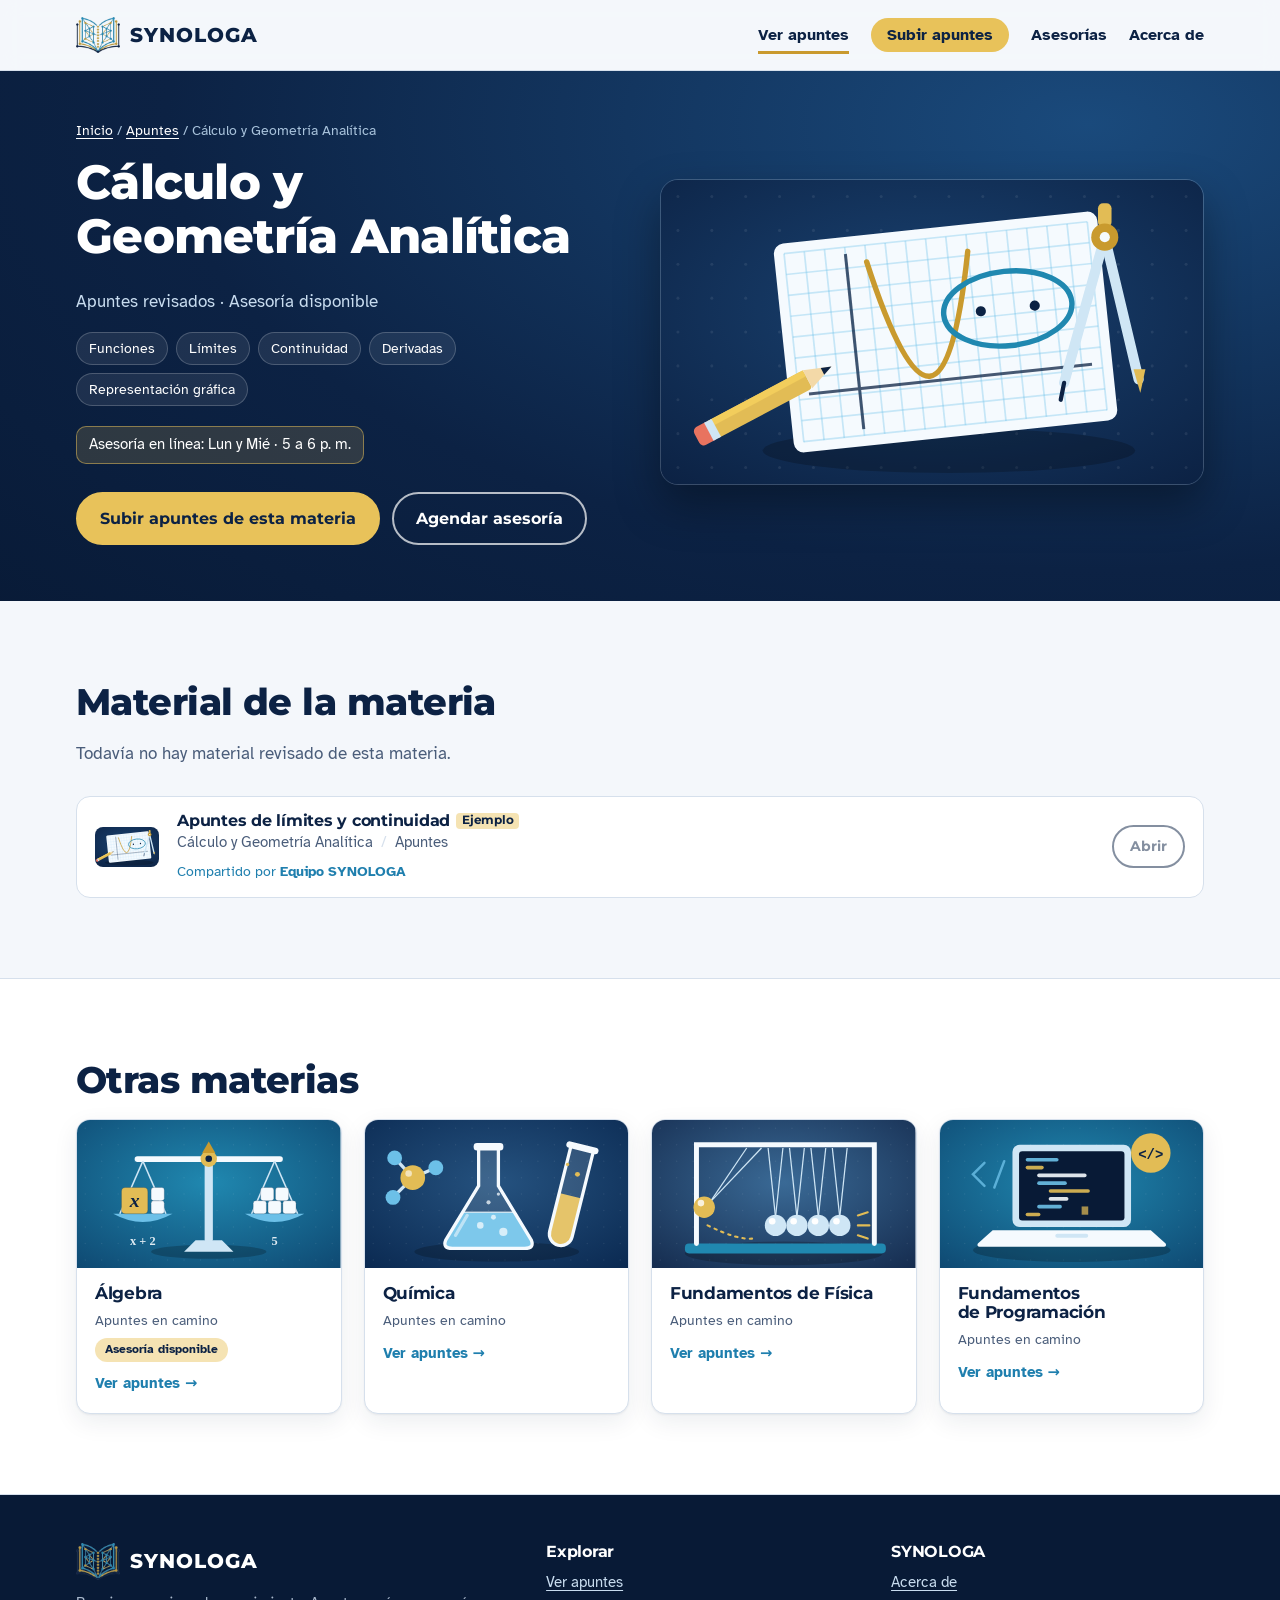
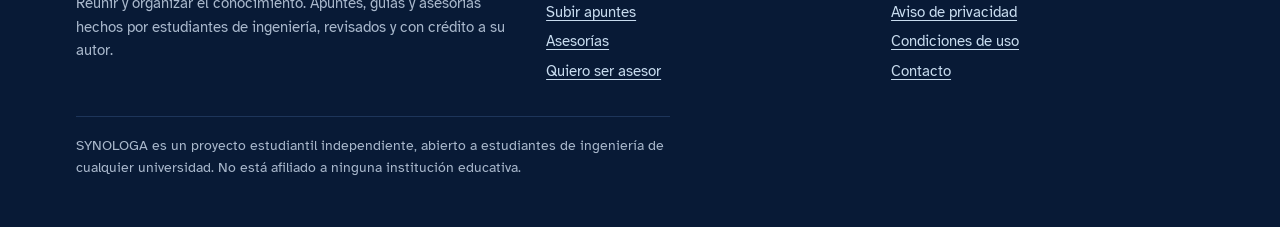
<file: materia.html>
<!doctype html>
<html lang="es">
<head>
  <meta charset="utf-8">
  <meta name="viewport" content="width=device-width, initial-scale=1, viewport-fit=cover">
  <title>Materia · SYNOLOGA</title>
  <meta name="description" content="Material revisado y asesorías de la materia.">
  <meta name="theme-color" content="#0c2244">
  <link rel="icon" type="image/png" href="assets/favicon.png">
  <link rel="preconnect" href="https://fonts.googleapis.com">
  <link rel="preconnect" href="https://fonts.gstatic.com" crossorigin>
  <link href="https://fonts.googleapis.com/css2?family=Atkinson+Hyperlegible:wght@400;700&family=Montserrat:wght@700;800&display=swap" rel="stylesheet">
  <link rel="stylesheet" href="assets/estilos.css">
  <!-- Google AdSense: cuando aprueben la cuenta, pegar aquí el código que da Google. -->
</head>
<body>
  <a class="saltar" href="#contenido">Saltar al contenido</a>
  <header class="encabezado">
    <div class="contenedor">
      <a class="marca" href="index.html"><img src="assets/logo-icono.png" alt="" width="44" height="37">SYNOLOGA</a>
      <button class="boton-menu" type="button" aria-expanded="false" aria-controls="menu-principal">Menú</button>
      <nav aria-label="Principal">
        <ul class="menu" id="menu-principal">
          <li><a href="apuntes.html" aria-current="page">Ver apuntes</a></li>
          <li><a href="subir.html">Subir apuntes</a></li>
          <li><a href="asesorias.html">Asesorías</a></li>
          <li><a href="acerca.html">Acerca de</a></li>
        </ul>
      </nav>
    </div>
  </header>

  <main id="contenido">
    <section class="cabecera-materia" id="cabecera-materia">
      <div class="contenedor">
        <div>
          <p class="migas"><a href="index.html">Inicio</a> / <a href="apuntes.html">Apuntes</a> / <span id="materia-migas"></span></p>
          <h1 id="materia-nombre">Materia</h1>
          <p class="meta" id="materia-semestre"></p>
          <ul class="temas" id="materia-temas"></ul>
          <p class="horario-materia" id="materia-horarios" hidden></p>
          <div class="acciones">
            <a class="boton dorado" href="subir.html">Subir apuntes de esta materia</a>
            <a class="boton claro" id="boton-asesoria" href="asesorias.html">Agendar asesoría</a>
          </div>
        </div>
        <div class="portada-grande" id="materia-portada"></div>
      </div>
    </section>

    <section class="seccion">
      <div class="contenedor">
        <div class="encabezado-seccion">
          <div>
            <h2>Material de la materia</h2>
            <p id="materia-conteo"></p>
          </div>
        </div>
        <ul class="lista-materiales" id="materia-lista"></ul>
      </div>
    </section>

    <section class="seccion blanca">
      <div class="contenedor">
        <h2 id="titulo-otras">Otras materias</h2>
        <div class="rejilla-materias" id="materia-otras"></div>
      </div>
    </section>
  </main>

  <footer class="pie">
    <div class="contenedor">
      <div>
        <p class="marca"><img src="assets/logo-icono.png" alt="" width="44" height="37">SYNOLOGA</p>
        <p>Reunir y organizar el conocimiento. Apuntes, guías y asesorías hechos por estudiantes de ingeniería, revisados y con crédito a su autor.</p>
      </div>
      <div>
        <h3>Explorar</h3>
        <ul>
          <li><a href="apuntes.html">Ver apuntes</a></li>
          <li><a href="subir.html">Subir apuntes</a></li>
          <li><a href="asesorias.html">Asesorías</a></li>
          <li><a href="asesorias.html#ser-asesor">Quiero ser asesor</a></li>
        </ul>
      </div>
      <div>
        <h3>SYNOLOGA</h3>
        <ul>
          <li><a href="acerca.html">Acerca de</a></li>
          <li><a href="privacidad.html">Aviso de privacidad</a></li>
          <li><a href="terminos.html">Condiciones de uso</a></li>
          <li><a data-enlace="correoContacto" href="#">Contacto</a></li>
        </ul>
      </div>
      <p class="legal">SYNOLOGA es un proyecto estudiantil independiente, abierto a estudiantes de ingeniería de cualquier universidad. No está afiliado a ninguna institución educativa.</p>
    </div>
  </footer>

  <div class="aviso" id="aviso" role="status" aria-live="polite" hidden></div>
  <script src="assets/config.js"></script>
  <script src="assets/materias.js"></script>
  <script src="assets/materiales.js"></script>
  <script src="assets/portadas.js"></script>
  <script src="assets/app.js"></script>
</body>
</html>
</file>
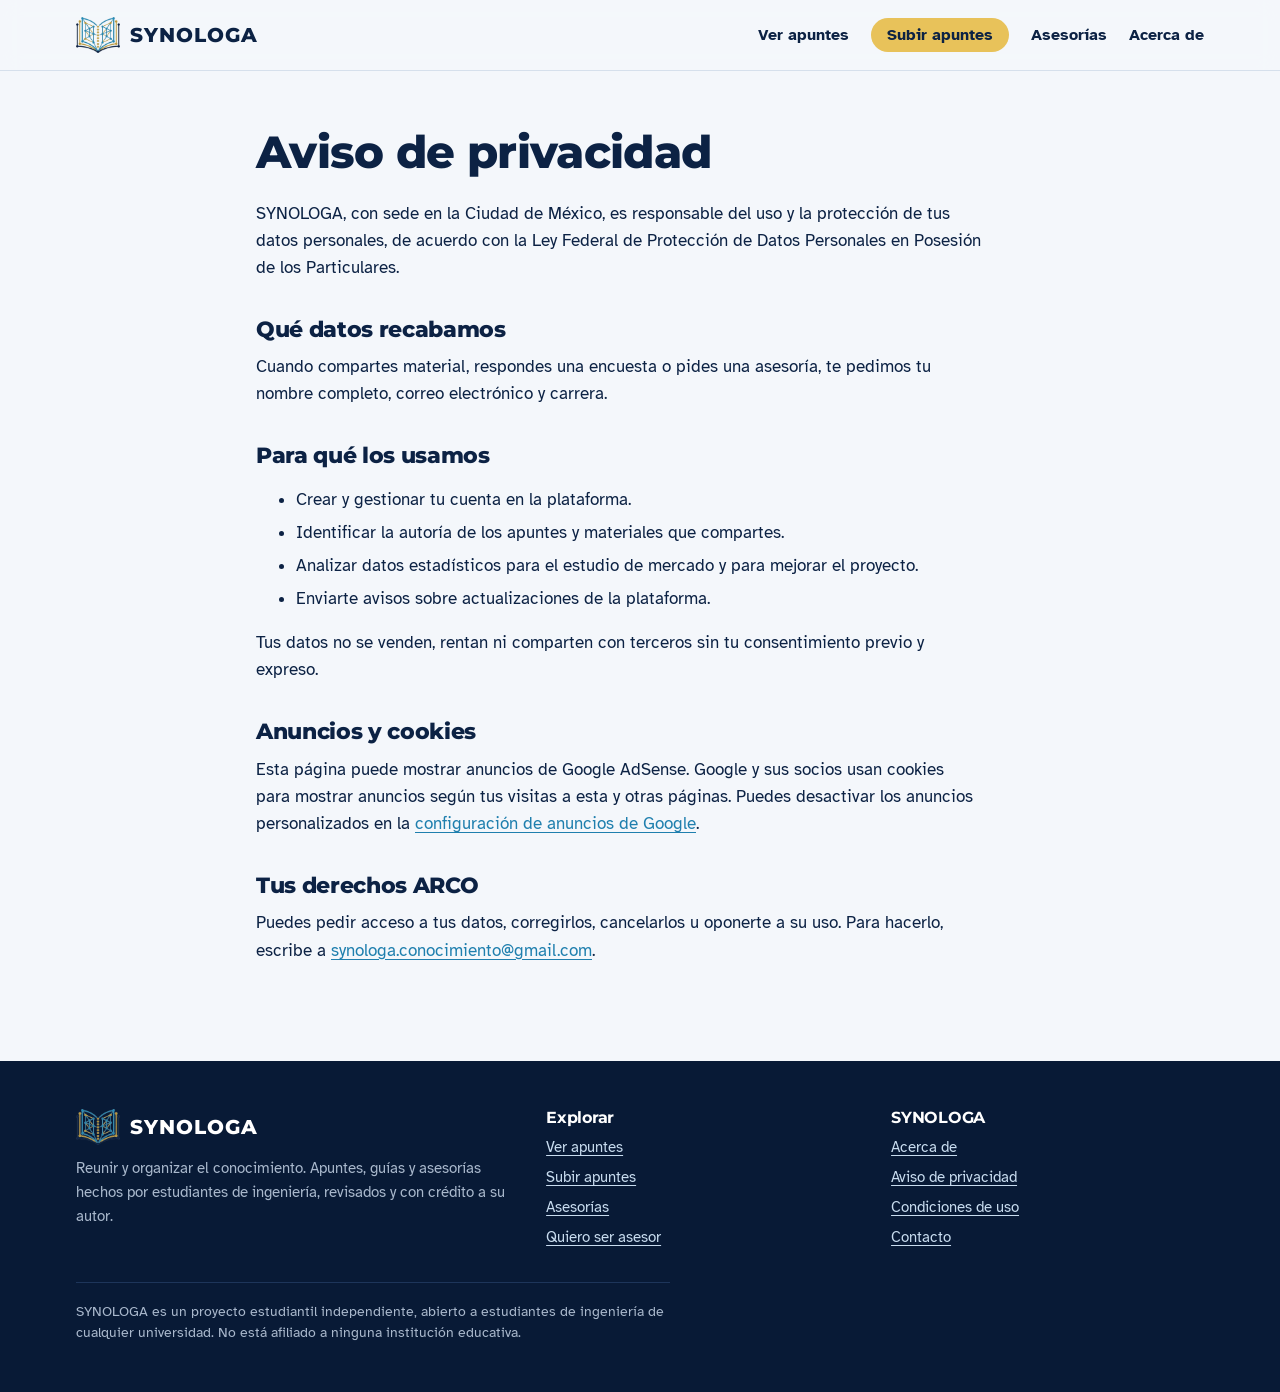
<file: privacidad.html>
<!doctype html>
<html lang="es">
<head>
  <meta charset="utf-8">
  <meta name="viewport" content="width=device-width, initial-scale=1, viewport-fit=cover">
  <title>Aviso de privacidad · SYNOLOGA</title>
  <meta name="description" content="Aviso de privacidad de SYNOLOGA.">
  <meta name="theme-color" content="#0c2244">
  <link rel="icon" type="image/png" href="assets/favicon.png">
  <link rel="preconnect" href="https://fonts.googleapis.com">
  <link rel="preconnect" href="https://fonts.gstatic.com" crossorigin>
  <link href="https://fonts.googleapis.com/css2?family=Atkinson+Hyperlegible:wght@400;700&family=Montserrat:wght@700;800&display=swap" rel="stylesheet">
  <link rel="stylesheet" href="assets/estilos.css">
  <!-- Google AdSense: cuando aprueben la cuenta, pegar aquí el código que da Google. -->
</head>
<body>
  <a class="saltar" href="#contenido">Saltar al contenido</a>
  <header class="encabezado">
    <div class="contenedor">
      <a class="marca" href="index.html"><img src="assets/logo-icono.png" alt="" width="44" height="37">SYNOLOGA</a>
      <button class="boton-menu" type="button" aria-expanded="false" aria-controls="menu-principal">Menú</button>
      <nav aria-label="Principal">
        <ul class="menu" id="menu-principal">
          <li><a href="apuntes.html">Ver apuntes</a></li>
          <li><a href="subir.html">Subir apuntes</a></li>
          <li><a href="asesorias.html">Asesorías</a></li>
          <li><a href="acerca.html">Acerca de</a></li>
        </ul>
      </nav>
    </div>
  </header>

  <main id="contenido">
    <section class="pagina-texto">
      <div class="contenedor">
        <h1>Aviso de privacidad</h1>
        <p>SYNOLOGA, con sede en la Ciudad de México, es responsable del uso y la protección de tus datos personales, de acuerdo con la Ley Federal de Protección de Datos Personales en Posesión de los Particulares.</p>

        <h2>Qué datos recabamos</h2>
        <p>Cuando compartes material, respondes una encuesta o pides una asesoría, te pedimos tu nombre completo, correo electrónico y carrera.</p>

        <h2>Para qué los usamos</h2>
        <ul>
          <li>Crear y gestionar tu cuenta en la plataforma.</li>
          <li>Identificar la autoría de los apuntes y materiales que compartes.</li>
          <li>Analizar datos estadísticos para el estudio de mercado y para mejorar el proyecto.</li>
          <li>Enviarte avisos sobre actualizaciones de la plataforma.</li>
        </ul>
        <p>Tus datos no se venden, rentan ni comparten con terceros sin tu consentimiento previo y expreso.</p>

        <h2>Anuncios y cookies</h2>
        <p>Esta página puede mostrar anuncios de Google AdSense. Google y sus socios usan cookies para mostrar anuncios según tus visitas a esta y otras páginas. Puedes desactivar los anuncios personalizados en la <a href="https://adssettings.google.com" target="_blank" rel="noopener">configuración de anuncios de Google</a>.</p>

        <h2>Tus derechos ARCO</h2>
        <p>Puedes pedir acceso a tus datos, corregirlos, cancelarlos u oponerte a su uso. Para hacerlo, escribe a <a data-enlace="correoContacto" href="#"><span data-texto="correoContacto"></span></a>.</p>
      </div>
    </section>
  </main>

  <footer class="pie">
    <div class="contenedor">
      <div>
        <p class="marca"><img src="assets/logo-icono.png" alt="" width="44" height="37">SYNOLOGA</p>
        <p>Reunir y organizar el conocimiento. Apuntes, guías y asesorías hechos por estudiantes de ingeniería, revisados y con crédito a su autor.</p>
      </div>
      <div>
        <h3>Explorar</h3>
        <ul>
          <li><a href="apuntes.html">Ver apuntes</a></li>
          <li><a href="subir.html">Subir apuntes</a></li>
          <li><a href="asesorias.html">Asesorías</a></li>
          <li><a href="asesorias.html#ser-asesor">Quiero ser asesor</a></li>
        </ul>
      </div>
      <div>
        <h3>SYNOLOGA</h3>
        <ul>
          <li><a href="acerca.html">Acerca de</a></li>
          <li><a href="privacidad.html">Aviso de privacidad</a></li>
          <li><a href="terminos.html">Condiciones de uso</a></li>
          <li><a data-enlace="correoContacto" href="#">Contacto</a></li>
        </ul>
      </div>
      <p class="legal">SYNOLOGA es un proyecto estudiantil independiente, abierto a estudiantes de ingeniería de cualquier universidad. No está afiliado a ninguna institución educativa.</p>
    </div>
  </footer>

  <div class="aviso" id="aviso" role="status" aria-live="polite" hidden></div>
  <script src="assets/config.js"></script>
  <script src="assets/materias.js"></script>
  <script src="assets/materiales.js"></script>
  <script src="assets/portadas.js"></script>
  <script src="assets/app.js"></script>
</body>
</html>
</file>
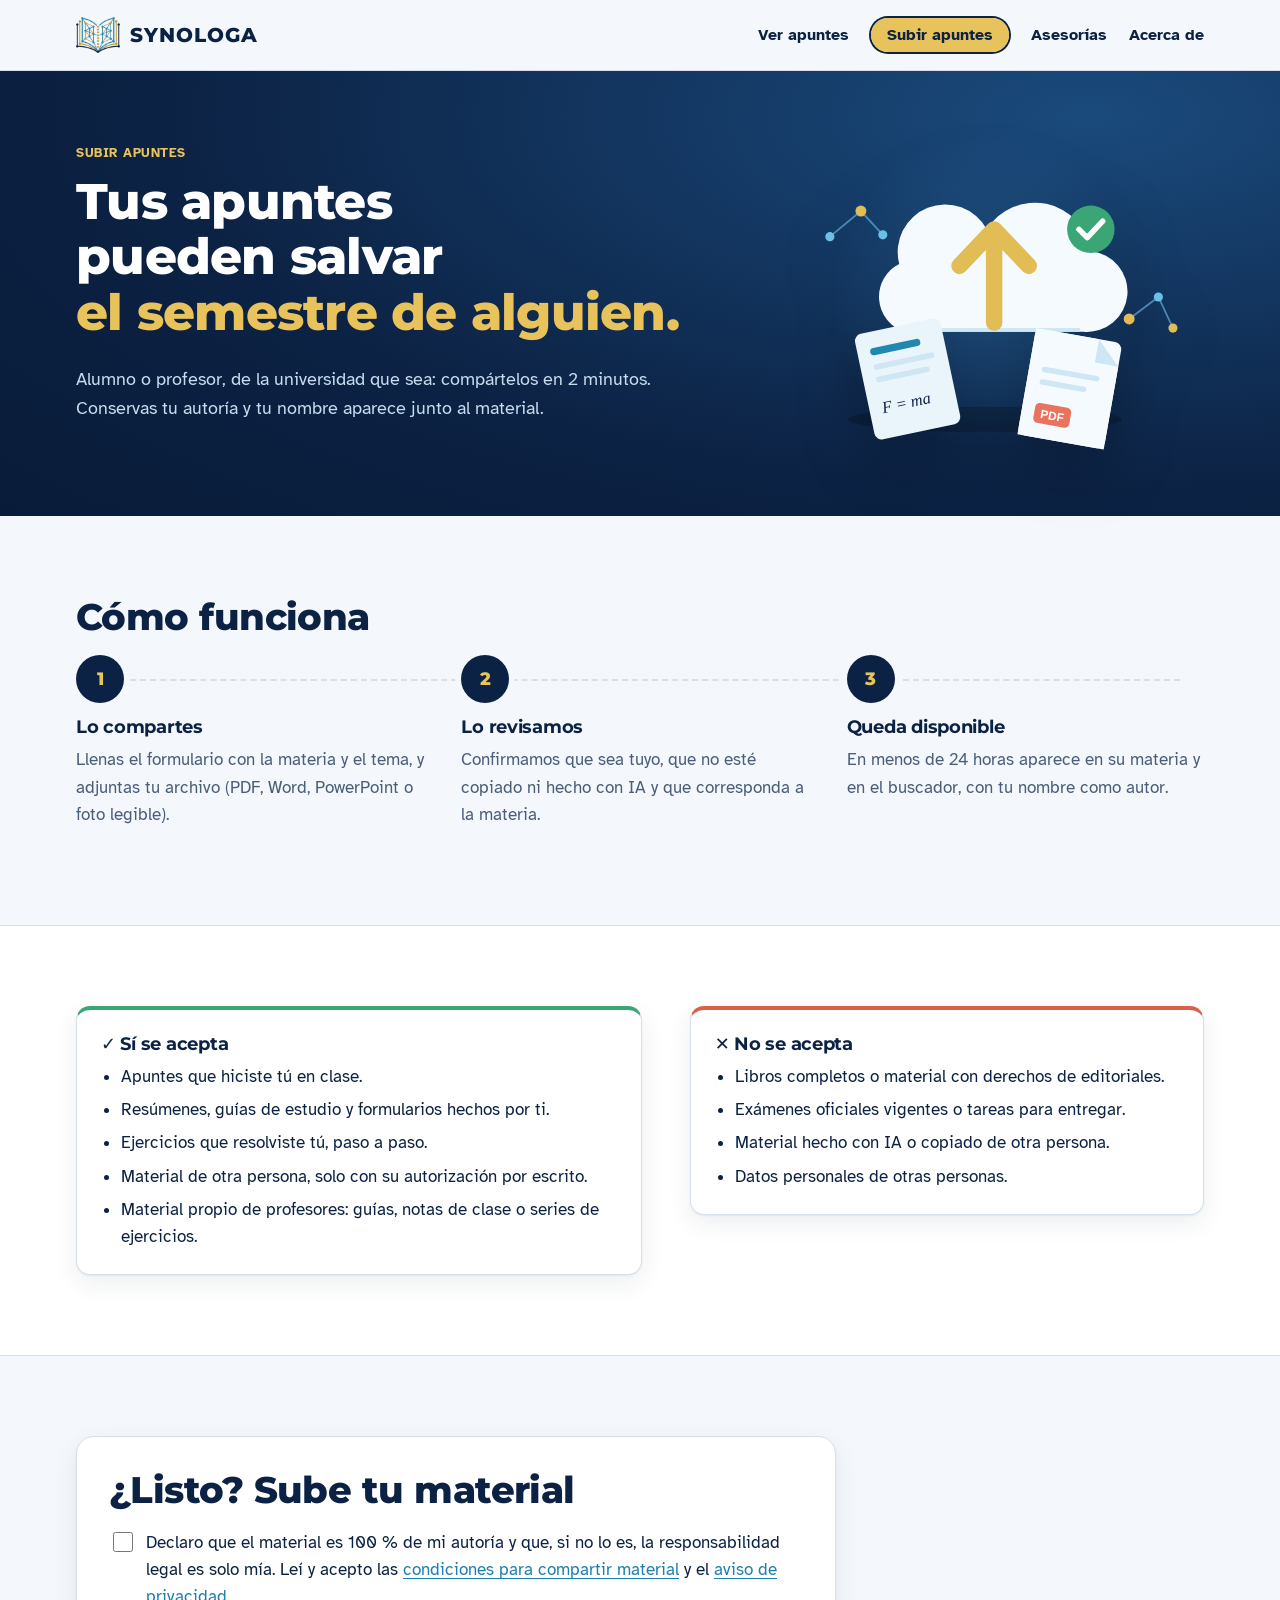
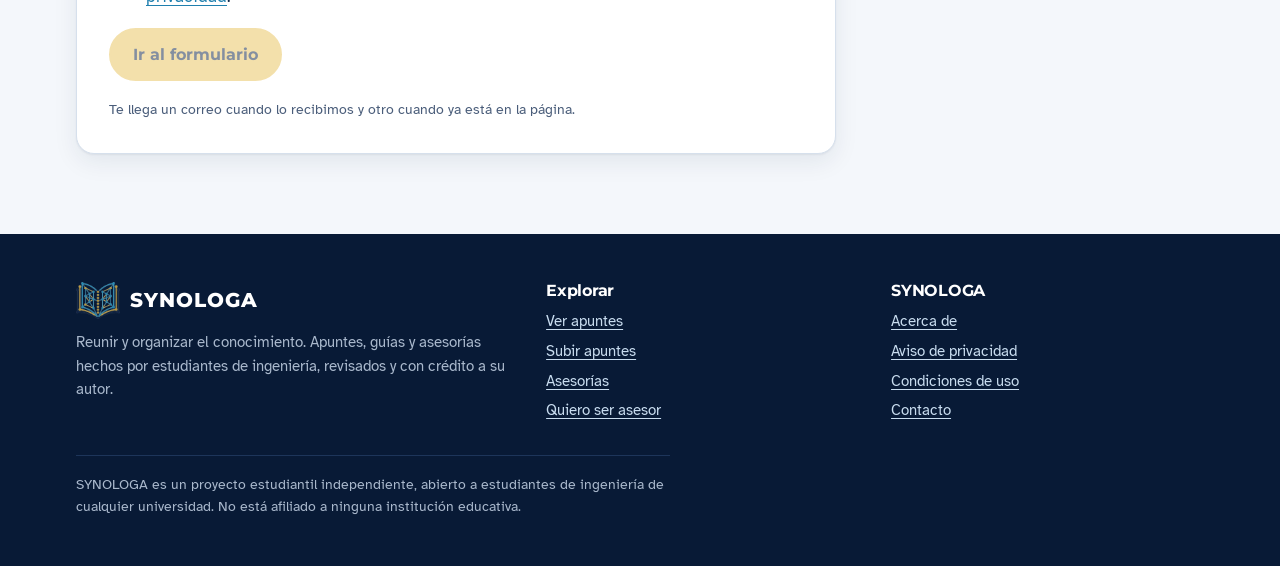
<file: subir.html>
<!doctype html>
<html lang="es">
<head>
  <meta charset="utf-8">
  <meta name="viewport" content="width=device-width, initial-scale=1, viewport-fit=cover">
  <title>Subir apuntes · SYNOLOGA</title>
  <meta name="description" content="Comparte tus apuntes de ingeniería. Conservas tu autoría y tu nombre aparece junto al material.">
  <meta name="theme-color" content="#0c2244">
  <link rel="icon" type="image/png" href="assets/favicon.png">
  <link rel="preconnect" href="https://fonts.googleapis.com">
  <link rel="preconnect" href="https://fonts.gstatic.com" crossorigin>
  <link href="https://fonts.googleapis.com/css2?family=Atkinson+Hyperlegible:wght@400;700&family=Montserrat:wght@700;800&display=swap" rel="stylesheet">
  <link rel="stylesheet" href="assets/estilos.css">
  <!-- Google AdSense: cuando aprueben la cuenta, pegar aquí el código que da Google. -->
</head>
<body>
  <a class="saltar" href="#contenido">Saltar al contenido</a>
  <header class="encabezado">
    <div class="contenedor">
      <a class="marca" href="index.html"><img src="assets/logo-icono.png" alt="" width="44" height="37">SYNOLOGA</a>
      <button class="boton-menu" type="button" aria-expanded="false" aria-controls="menu-principal">Menú</button>
      <nav aria-label="Principal">
        <ul class="menu" id="menu-principal">
          <li><a href="apuntes.html">Ver apuntes</a></li>
          <li><a href="subir.html" aria-current="page">Subir apuntes</a></li>
          <li><a href="asesorias.html">Asesorías</a></li>
          <li><a href="acerca.html">Acerca de</a></li>
        </ul>
      </nav>
    </div>
  </header>

  <main id="contenido">
    <section class="cabecera-seccion">
      <div class="contenedor con-ilustracion">
        <div>
        <p class="etiqueta-seccion">Subir apuntes</p>
        <h1>Tus apuntes pueden salvar <span>el semestre de alguien.</span></h1>
        <p class="entrada">Alumno o profesor, de la universidad que sea: compártelos en 2 minutos. Conservas tu autoría y tu nombre aparece junto al material.</p>
        </div>
        <img class="ilustracion" src="assets/ilustraciones/subir-apuntes.svg" alt="" width="480" height="360">
      </div>
    </section>

    <section class="seccion">
      <div class="contenedor">
        <h2>Cómo funciona</h2>
        <ol class="pasos">
          <li><h3>Lo compartes</h3><p>Llenas el formulario con la materia y el tema, y adjuntas tu archivo (PDF, Word, PowerPoint o foto legible).</p></li>
          <li><h3>Lo revisamos</h3><p>Confirmamos que sea tuyo, que no esté copiado ni hecho con IA y que corresponda a la materia.</p></li>
          <li><h3>Queda disponible</h3><p>En menos de 24 horas aparece en su materia y en el buscador, con tu nombre como autor.</p></li>
        </ol>
      </div>
    </section>

    <section class="seccion blanca">
      <div class="contenedor dos-columnas">
        <div class="recuadro recuadro-si">
          <h3>✓ Sí se acepta</h3>
          <ul>
            <li>Apuntes que hiciste tú en clase.</li>
            <li>Resúmenes, guías de estudio y formularios hechos por ti.</li>
            <li>Ejercicios que resolviste tú, paso a paso.</li>
            <li>Material de otra persona, solo con su autorización por escrito.</li>
            <li>Material propio de profesores: guías, notas de clase o series de ejercicios.</li>
          </ul>
        </div>
        <div class="recuadro recuadro-no">
          <h3>✕ No se acepta</h3>
          <ul>
            <li>Libros completos o material con derechos de editoriales.</li>
            <li>Exámenes oficiales vigentes o tareas para entregar.</li>
            <li>Material hecho con IA o copiado de otra persona.</li>
            <li>Datos personales de otras personas.</li>
          </ul>
        </div>
      </div>
    </section>

    <section class="seccion">
      <div class="contenedor">
        <div class="tarjeta-envio">
          <h2>¿Listo? Sube tu material</h2>
          <label class="casilla">
            <input type="checkbox" id="acepto">
            <span>Declaro que el material es 100 % de mi autoría y que, si no lo es, la responsabilidad legal es solo mía. Leí y acepto las <a href="terminos.html">condiciones para compartir material</a> y el <a href="privacidad.html">aviso de privacidad</a>.</span>
          </label>
          <p><a class="boton dorado" id="boton-subir" data-enlace="formularioSubir" href="#">Ir al formulario</a></p>
          <p class="nota-chica">Te llega un correo cuando lo recibimos y otro cuando ya está en la página.</p>
        </div>
      </div>
    </section>
  </main>

  <footer class="pie">
    <div class="contenedor">
      <div>
        <p class="marca"><img src="assets/logo-icono.png" alt="" width="44" height="37">SYNOLOGA</p>
        <p>Reunir y organizar el conocimiento. Apuntes, guías y asesorías hechos por estudiantes de ingeniería, revisados y con crédito a su autor.</p>
      </div>
      <div>
        <h3>Explorar</h3>
        <ul>
          <li><a href="apuntes.html">Ver apuntes</a></li>
          <li><a href="subir.html">Subir apuntes</a></li>
          <li><a href="asesorias.html">Asesorías</a></li>
          <li><a href="asesorias.html#ser-asesor">Quiero ser asesor</a></li>
        </ul>
      </div>
      <div>
        <h3>SYNOLOGA</h3>
        <ul>
          <li><a href="acerca.html">Acerca de</a></li>
          <li><a href="privacidad.html">Aviso de privacidad</a></li>
          <li><a href="terminos.html">Condiciones de uso</a></li>
          <li><a data-enlace="correoContacto" href="#">Contacto</a></li>
        </ul>
      </div>
      <p class="legal">SYNOLOGA es un proyecto estudiantil independiente, abierto a estudiantes de ingeniería de cualquier universidad. No está afiliado a ninguna institución educativa.</p>
    </div>
  </footer>

  <div class="aviso" id="aviso" role="status" aria-live="polite" hidden></div>
  <script src="assets/config.js"></script>
  <script src="assets/materias.js"></script>
  <script src="assets/materiales.js"></script>
  <script src="assets/portadas.js"></script>
  <script src="assets/app.js"></script>
</body>
</html>
</file>
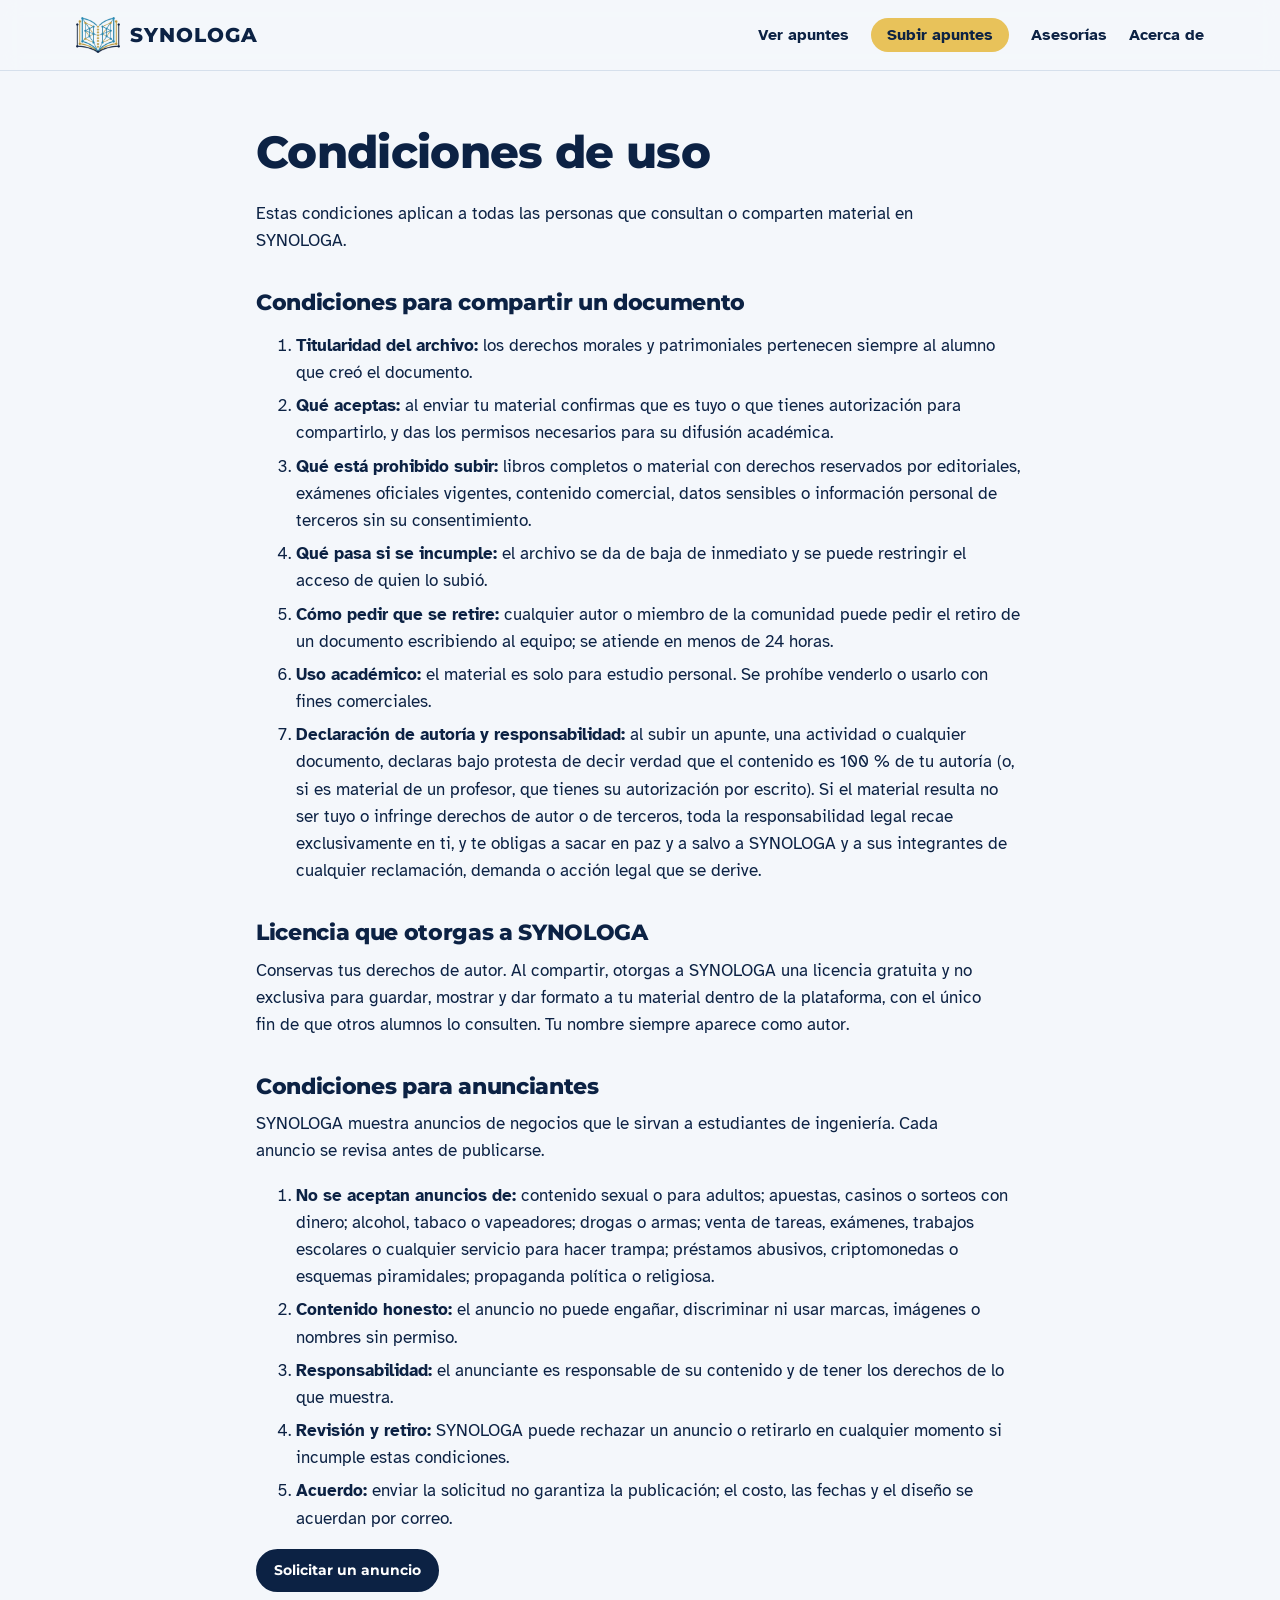
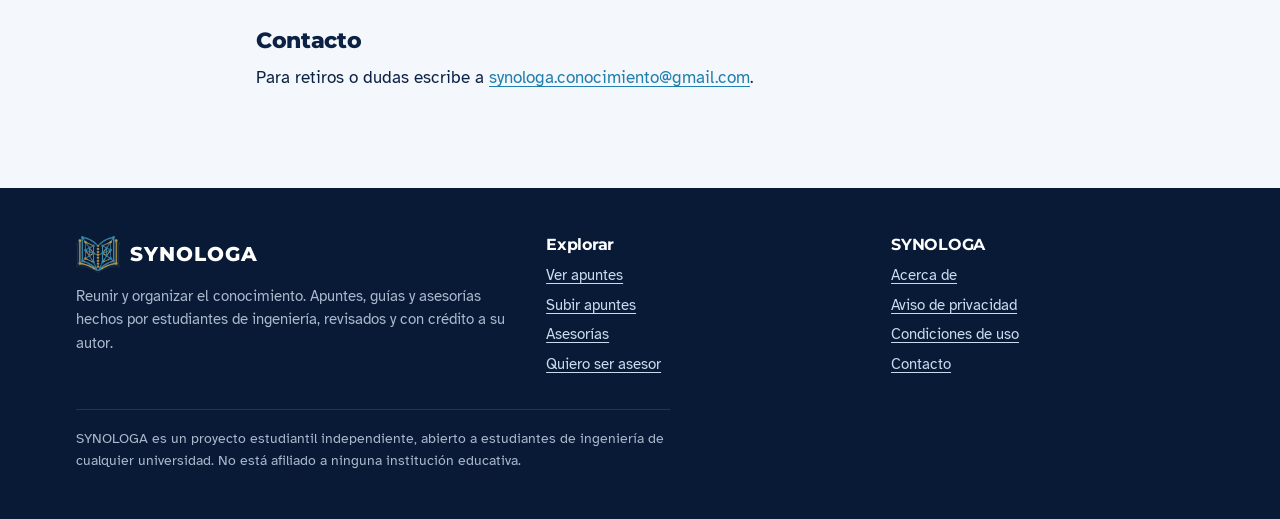
<file: terminos.html>
<!doctype html>
<html lang="es">
<head>
  <meta charset="utf-8">
  <meta name="viewport" content="width=device-width, initial-scale=1, viewport-fit=cover">
  <title>Condiciones de uso · SYNOLOGA</title>
  <meta name="description" content="Condiciones para consultar y compartir material en SYNOLOGA.">
  <meta name="theme-color" content="#0c2244">
  <link rel="icon" type="image/png" href="assets/favicon.png">
  <link rel="preconnect" href="https://fonts.googleapis.com">
  <link rel="preconnect" href="https://fonts.gstatic.com" crossorigin>
  <link href="https://fonts.googleapis.com/css2?family=Atkinson+Hyperlegible:wght@400;700&family=Montserrat:wght@700;800&display=swap" rel="stylesheet">
  <link rel="stylesheet" href="assets/estilos.css">
  <!-- Google AdSense: cuando aprueben la cuenta, pegar aquí el código que da Google. -->
</head>
<body>
  <a class="saltar" href="#contenido">Saltar al contenido</a>
  <header class="encabezado">
    <div class="contenedor">
      <a class="marca" href="index.html"><img src="assets/logo-icono.png" alt="" width="44" height="37">SYNOLOGA</a>
      <button class="boton-menu" type="button" aria-expanded="false" aria-controls="menu-principal">Menú</button>
      <nav aria-label="Principal">
        <ul class="menu" id="menu-principal">
          <li><a href="apuntes.html">Ver apuntes</a></li>
          <li><a href="subir.html">Subir apuntes</a></li>
          <li><a href="asesorias.html">Asesorías</a></li>
          <li><a href="acerca.html">Acerca de</a></li>
        </ul>
      </nav>
    </div>
  </header>

  <main id="contenido">
    <section class="pagina-texto">
      <div class="contenedor">
        <h1>Condiciones de uso</h1>
        <p>Estas condiciones aplican a todas las personas que consultan o comparten material en SYNOLOGA.</p>

        <h2>Condiciones para compartir un documento</h2>
        <ol>
          <li><strong>Titularidad del archivo:</strong> los derechos morales y patrimoniales pertenecen siempre al alumno que creó el documento.</li>
          <li><strong>Qué aceptas:</strong> al enviar tu material confirmas que es tuyo o que tienes autorización para compartirlo, y das los permisos necesarios para su difusión académica.</li>
          <li><strong>Qué está prohibido subir:</strong> libros completos o material con derechos reservados por editoriales, exámenes oficiales vigentes, contenido comercial, datos sensibles o información personal de terceros sin su consentimiento.</li>
          <li><strong>Qué pasa si se incumple:</strong> el archivo se da de baja de inmediato y se puede restringir el acceso de quien lo subió.</li>
          <li><strong>Cómo pedir que se retire:</strong> cualquier autor o miembro de la comunidad puede pedir el retiro de un documento escribiendo al equipo; se atiende en menos de 24 horas.</li>
          <li><strong>Uso académico:</strong> el material es solo para estudio personal. Se prohíbe venderlo o usarlo con fines comerciales.</li>
          <li><strong>Declaración de autoría y responsabilidad:</strong> al subir un apunte, una actividad o cualquier documento, declaras bajo protesta de decir verdad que el contenido es 100 % de tu autoría (o, si es material de un profesor, que tienes su autorización por escrito). Si el material resulta no ser tuyo o infringe derechos de autor o de terceros, toda la responsabilidad legal recae exclusivamente en ti, y te obligas a sacar en paz y a salvo a SYNOLOGA y a sus integrantes de cualquier reclamación, demanda o acción legal que se derive.</li>
        </ol>

        <h2>Licencia que otorgas a SYNOLOGA</h2>
        <p>Conservas tus derechos de autor. Al compartir, otorgas a SYNOLOGA una licencia gratuita y no exclusiva para guardar, mostrar y dar formato a tu material dentro de la plataforma, con el único fin de que otros alumnos lo consulten. Tu nombre siempre aparece como autor.</p>

        <h2 id="anunciantes">Condiciones para anunciantes</h2>
        <p>SYNOLOGA muestra anuncios de negocios que le sirvan a estudiantes de ingeniería. Cada anuncio se revisa antes de publicarse.</p>
        <ol>
          <li><strong>No se aceptan anuncios de:</strong> contenido sexual o para adultos; apuestas, casinos o sorteos con dinero; alcohol, tabaco o vapeadores; drogas o armas; venta de tareas, exámenes, trabajos escolares o cualquier servicio para hacer trampa; préstamos abusivos, criptomonedas o esquemas piramidales; propaganda política o religiosa.</li>
          <li><strong>Contenido honesto:</strong> el anuncio no puede engañar, discriminar ni usar marcas, imágenes o nombres sin permiso.</li>
          <li><strong>Responsabilidad:</strong> el anunciante es responsable de su contenido y de tener los derechos de lo que muestra.</li>
          <li><strong>Revisión y retiro:</strong> SYNOLOGA puede rechazar un anuncio o retirarlo en cualquier momento si incumple estas condiciones.</li>
          <li><strong>Acuerdo:</strong> enviar la solicitud no garantiza la publicación; el costo, las fechas y el diseño se acuerdan por correo.</li>
        </ol>
        <p><a class="boton boton-chico" data-publicidad href="#">Solicitar un anuncio</a></p>

        <h2>Contacto</h2>
        <p>Para retiros o dudas escribe a <a data-enlace="correoContacto" href="#"><span data-texto="correoContacto"></span></a>.</p>
      </div>
    </section>
  </main>

  <footer class="pie">
    <div class="contenedor">
      <div>
        <p class="marca"><img src="assets/logo-icono.png" alt="" width="44" height="37">SYNOLOGA</p>
        <p>Reunir y organizar el conocimiento. Apuntes, guías y asesorías hechos por estudiantes de ingeniería, revisados y con crédito a su autor.</p>
      </div>
      <div>
        <h3>Explorar</h3>
        <ul>
          <li><a href="apuntes.html">Ver apuntes</a></li>
          <li><a href="subir.html">Subir apuntes</a></li>
          <li><a href="asesorias.html">Asesorías</a></li>
          <li><a href="asesorias.html#ser-asesor">Quiero ser asesor</a></li>
        </ul>
      </div>
      <div>
        <h3>SYNOLOGA</h3>
        <ul>
          <li><a href="acerca.html">Acerca de</a></li>
          <li><a href="privacidad.html">Aviso de privacidad</a></li>
          <li><a href="terminos.html">Condiciones de uso</a></li>
          <li><a data-enlace="correoContacto" href="#">Contacto</a></li>
        </ul>
      </div>
      <p class="legal">SYNOLOGA es un proyecto estudiantil independiente, abierto a estudiantes de ingeniería de cualquier universidad. No está afiliado a ninguna institución educativa.</p>
    </div>
  </footer>

  <div class="aviso" id="aviso" role="status" aria-live="polite" hidden></div>
  <script src="assets/config.js"></script>
  <script src="assets/materias.js"></script>
  <script src="assets/materiales.js"></script>
  <script src="assets/portadas.js"></script>
  <script src="assets/app.js"></script>
</body>
</html>
</file>
<file: assets/estilos.css>
/* =========================================================
   SYNOLOGA — estilos
   Colores tomados del logo: azul tinta, cian y dorado.
   Diseño: encabezado claro, portada azul tinta con la red de nodos del logo,
   portadas ilustradas por materia y renglones de cuaderno para el material.
   ========================================================= */

:root {
  --tinta: #0c2244;          /* azul del logo */
  --tinta-2: #143462;
  --cian: #1f7fae;           /* cian del logo, versión legible sobre claro */
  --cian-claro: #6cc0e8;
  --oro: #c99a2e;            /* dorado del logo */
  --oro-claro: #e8c25a;
  --papel: #f4f7fb;
  --hoja: #ffffff;
  --texto: #0c2244;
  --texto-suave: #4a5d7a;
  --linea: #d6e0ec;
  --marcatextos: rgba(232, 189, 74, 0.42);
  --sombra: 0 1px 2px rgba(12, 34, 68, 0.06), 0 8px 24px rgba(12, 34, 68, 0.08);
  --foco: #1f7fae;

  --fuente-titulos: "Montserrat", "Segoe UI", system-ui, sans-serif;
  --fuente-texto: "Atkinson Hyperlegible", "Segoe UI", system-ui, sans-serif;

  --ancho: 1160px;
  --radio: 14px;
}

@media (prefers-color-scheme: dark) {
  :root:not([data-theme="light"]) {
    --papel: #08172f;
    --hoja: #0f2546;
    --texto: #eaf1f9;
    --texto-suave: #a9b8cc;
    --cian: #6cc0e8;
    --oro: #e2bc55;
    --linea: #213d66;
    --marcatextos: rgba(226, 188, 85, 0.32);
    --sombra: 0 1px 2px rgba(0, 0, 0, 0.3), 0 8px 24px rgba(0, 0, 0, 0.35);
    --foco: #6cc0e8;
    color-scheme: dark;
  }
}
:root[data-theme="dark"] {
  --papel: #08172f;
  --hoja: #0f2546;
  --texto: #eaf1f9;
  --texto-suave: #a9b8cc;
  --cian: #6cc0e8;
  --oro: #e2bc55;
  --linea: #213d66;
  --marcatextos: rgba(226, 188, 85, 0.32);
  --sombra: 0 1px 2px rgba(0, 0, 0, 0.3), 0 8px 24px rgba(0, 0, 0, 0.35);
  --foco: #6cc0e8;
  color-scheme: dark;
}

*, *::before, *::after { box-sizing: border-box; }
html { -webkit-text-size-adjust: 100%; scroll-behavior: smooth; }

body {
  margin: 0;
  background: var(--papel);
  color: var(--texto);
  font-family: var(--fuente-texto);
  font-size: 1.0625rem;
  line-height: 1.6;
}

img, svg { max-width: 100%; display: block; }
a { color: var(--cian); text-underline-offset: 3px; }
a:hover { text-decoration-thickness: 2px; }
:focus-visible { outline: 3px solid var(--foco); outline-offset: 2px; border-radius: 6px; }

h1, h2, h3 {
  font-family: var(--fuente-titulos);
  line-height: 1.12;
  margin: 0 0 0.5em;
  letter-spacing: -0.015em;
  text-wrap: balance;
}
h1 { font-size: clamp(2.1rem, 5.2vw, 3.6rem); font-weight: 800; }
h2 { font-size: clamp(1.6rem, 3.2vw, 2.3rem); font-weight: 800; }
h3 { font-size: 1.12rem; font-weight: 700; }
p { margin: 0 0 1em; max-width: 66ch; }

.contenedor {
  width: 100%;
  max-width: var(--ancho);
  margin: 0 auto;
  padding-left: max(16px, env(safe-area-inset-left, 0px));
  padding-right: max(16px, env(safe-area-inset-right, 0px));
}

.saltar { position: absolute; left: -999px; }
.saltar:focus { left: 16px; top: 8px; z-index: 50; background: var(--hoja); padding: 8px 12px; }

/* ---------- Encabezado ---------- */

.encabezado {
  position: sticky;
  top: env(safe-area-inset-top, 0px);
  z-index: 20;
  background: color-mix(in srgb, var(--papel) 88%, transparent);
  backdrop-filter: saturate(1.4) blur(10px);
  -webkit-backdrop-filter: saturate(1.4) blur(10px);
  border-bottom: 1px solid var(--linea);
}
.encabezado .contenedor {
  display: flex;
  align-items: center;
  gap: 16px;
  min-height: 70px;
}
.marca {
  display: flex;
  align-items: center;
  gap: 10px;
  color: var(--texto);
  text-decoration: none;
  font-family: var(--fuente-titulos);
  font-weight: 800;
  font-size: 1.28rem;
  letter-spacing: 0.05em;
  margin-right: auto;
}
.marca img { width: 44px; height: auto; }

.menu {
  display: flex;
  align-items: center;
  gap: 4px 22px;
  list-style: none;
  margin: 0;
  padding: 0;
}
.menu a {
  color: var(--texto);
  text-decoration: none;
  font-weight: 700;
  font-size: 0.97rem;
  padding: 6px 0;
  border-bottom: 3px solid transparent;
}
.menu a:hover { border-bottom-color: var(--linea); }
.menu a[aria-current="page"] { border-bottom-color: var(--oro); }

.boton-menu {
  display: none;
  font: inherit;
  font-weight: 700;
  color: var(--texto);
  background: transparent;
  border: 1px solid var(--linea);
  border-radius: 10px;
  padding: 8px 12px;
  cursor: pointer;
}

/* ---------- Botones ---------- */

.boton {
  display: inline-flex;
  align-items: center;
  justify-content: center;
  gap: 8px;
  font-family: var(--fuente-titulos);
  font-weight: 700;
  font-size: 0.98rem;
  text-decoration: none;
  border-radius: 999px;
  padding: 12px 22px;
  border: 2px solid var(--tinta);
  background: var(--tinta);
  color: #fff;
  cursor: pointer;
  transition: background-color .15s, color .15s, border-color .15s;
}
.boton:hover { background: var(--tinta-2); border-color: var(--tinta-2); }
.boton.dorado { background: var(--oro-claro); border-color: var(--oro-claro); color: #0c2244; }
.boton.dorado:hover { background: #f2cd5c; border-color: #f2cd5c; }
.boton.contorno { background: transparent; color: var(--texto); border-color: var(--texto); }
.boton.contorno:hover { background: var(--texto); color: var(--papel); }
.boton.claro { background: transparent; color: #fff; border-color: rgba(255,255,255,.7); }
.boton.claro:hover { background: rgba(255,255,255,.12); }
.boton-chico { padding: 8px 16px; font-size: 0.9rem; white-space: nowrap; }
.boton[aria-disabled="true"] { opacity: 0.5; cursor: not-allowed; }

/* ---------- Portada principal ---------- */

.portada {
  position: relative;
  overflow: hidden;
  background: radial-gradient(120% 140% at 85% 10%, #1a4a7c 0%, #0c2244 55%, #081a36 100%);
  color: #fff;
}
.portada canvas {
  position: absolute;
  inset: 0;
  width: 100%;
  height: 100%;
  pointer-events: none;
}
.portada .contenedor {
  position: relative;
  display: grid;
  grid-template-columns: 1.15fr 0.85fr;
  gap: 40px;
  align-items: center;
  padding-block: 72px 80px;
}
.portada .contenedor > div, .cabecera-materia .contenedor > div, .banda > div, .dos-columnas > div { min-width: 0; }
.portada h1 { color: #fff; max-width: 15ch; }
.portada h1 span { color: var(--oro-claro); }
.portada .entrada { font-size: 1.18rem; color: #c8dcef; max-width: 50ch; }

.buscador { margin-top: 28px; max-width: 620px; }
.campo-busqueda {
  display: flex;
  align-items: center;
  gap: 8px;
  background: #fff;
  border-radius: 999px;
  padding: 6px 6px 6px 20px;
  box-shadow: 0 10px 30px rgba(0, 0, 0, 0.25);
}
.campo-busqueda svg { flex: none; color: #4a5d7a; }
.campo-busqueda input {
  flex: 1;
  min-width: 0;
  border: 0;
  background: transparent;
  color: #0c2244;
  font: inherit;
  font-size: 1.08rem;
  padding: 12px 4px;
}
.campo-busqueda input::placeholder { color: #7a8ba3; }
.campo-busqueda input:focus { outline: none; }
.campo-busqueda:focus-within { outline: 3px solid var(--oro-claro); outline-offset: 3px; }

.atajos {
  display: flex;
  flex-wrap: wrap;
  gap: 8px;
  margin-top: 18px;
  font-size: 0.92rem;
  color: #a9c3dc;
  align-items: center;
}
.atajos a {
  color: #fff;
  text-decoration: none;
  border: 1px solid rgba(255,255,255,.28);
  border-radius: 999px;
  padding: 5px 12px;
}
.atajos a:hover { border-color: var(--oro-claro); color: var(--oro-claro); }

/* Abanico de portadas a la derecha del título */
.abanico {
  position: relative;
  height: 360px;
}
.abanico .ficha {
  position: absolute;
  width: 62%;
  display: flex;
  flex-direction: column-reverse;
  border-radius: 14px;
  overflow: hidden;
  box-shadow: 0 18px 40px rgba(0, 0, 0, 0.35);
  border: 1px solid rgba(255,255,255,.18);
  background: #0c2244;
}
.abanico .ficha svg { aspect-ratio: 16 / 9; width: 100%; height: auto; }
.abanico .ficha span {
  display: block;
  background: #fff;
  color: #0c2244;
  font-family: var(--fuente-titulos);
  font-weight: 700;
  font-size: 0.9rem;
  padding: 9px 14px;
}
.abanico .ficha:nth-child(1) { top: 0; left: 0; transform: rotate(-5deg); }
.abanico .ficha:nth-child(2) { top: 62px; right: 2%; transform: rotate(4deg); }
.abanico .ficha:nth-child(3) { top: 150px; left: 14%; transform: rotate(-1.5deg); }

/* ---------- Secciones ---------- */

.seccion { padding-block: 80px; }
.seccion.blanca { background: var(--hoja); border-block: 1px solid var(--linea); }
.encabezado-seccion {
  display: flex;
  flex-wrap: wrap;
  align-items: end;
  justify-content: space-between;
  gap: 16px 32px;
  margin-bottom: 28px;
}
.encabezado-seccion p { color: var(--texto-suave); margin: 0; }

/* Pestañas de semestre */
.pestanas {
  display: flex;
  gap: 6px;
  overflow-x: auto;
  padding-bottom: 4px;
}
.pestana {
  flex: none;
  font-family: var(--fuente-titulos);
  font-weight: 700;
  font-size: 0.9rem;
  color: var(--texto-suave);
  background: var(--hoja);
  border: 1px solid var(--linea);
  border-radius: 999px;
  padding: 8px 16px;
  cursor: pointer;
}
.pestana:hover { color: var(--texto); border-color: var(--texto-suave); }
.pestana[aria-selected="true"] { color: #fff; background: var(--tinta); border-color: var(--tinta); }
:root[data-theme="dark"] .pestana[aria-selected="true"] { background: var(--oro); border-color: var(--oro); color: #0c2244; }
@media (prefers-color-scheme: dark) {
  :root:not([data-theme="light"]) .pestana[aria-selected="true"] { background: var(--oro); border-color: var(--oro); color: #0c2244; }
}

/* ---------- Tarjetas de materias ---------- */

.rejilla-materias {
  display: grid;
  grid-template-columns: repeat(auto-fill, minmax(250px, 1fr));
  gap: 22px;
}
.tarjeta-materia {
  display: flex;
  flex-direction: column;
  background: var(--hoja);
  border: 1px solid var(--linea);
  border-radius: var(--radio);
  overflow: hidden;
  text-decoration: none;
  color: var(--texto);
  box-shadow: var(--sombra);
  transition: transform .18s ease, box-shadow .18s ease;
}
.tarjeta-materia:hover { transform: translateY(-3px); box-shadow: 0 2px 4px rgba(12,34,68,.08), 0 16px 34px rgba(12,34,68,.16); }
.tarjeta-materia .imagen { aspect-ratio: 16 / 9; overflow: hidden; }
.tarjeta-materia .imagen svg { width: 100%; height: 100%; }
.tarjeta-materia .cuerpo { padding: 16px 18px 18px; display: grid; gap: 6px; }
.tarjeta-materia h3 { margin: 0; font-size: 1.06rem; }
.tarjeta-materia .meta { color: var(--texto-suave); font-size: 0.9rem; margin: 0; }
.insignia {
  justify-self: start;
  font-size: 0.78rem;
  font-weight: 700;
  color: #0c2244;
  background: var(--marcatextos);
  border-radius: 999px;
  padding: 2px 10px;
}
:root[data-theme="dark"] .insignia { color: #fff; }
@media (prefers-color-scheme: dark) { :root:not([data-theme="light"]) .insignia { color: #fff; } }

/* ---------- Buscador y resultados ---------- */

.filtros {
  display: flex;
  flex-wrap: wrap;
  gap: 10px;
  align-items: center;
}
.filtros select, .filtros input[type="search"] {
  font: inherit;
  font-size: 0.95rem;
  color: var(--texto);
  background: var(--hoja);
  border: 1px solid var(--linea);
  border-radius: 10px;
  padding: 9px 12px;
  max-width: 100%;
}
.filtros input[type="search"] { min-width: 0; flex: 1 1 220px; }
.conteo { color: var(--texto-suave); font-size: 0.93rem; margin: 18px 0 6px; }

.lista-materiales {
  list-style: none;
  margin: 0;
  padding: 0;
  background: var(--hoja);
  border: 1px solid var(--linea);
  border-radius: var(--radio);
  overflow: hidden;
}
.material {
  display: grid;
  grid-template-columns: 64px 1fr auto;
  gap: 4px 18px;
  align-items: center;
  padding: 14px 18px;
  border-bottom: 1px solid var(--linea);
}
.material:last-child { border-bottom: 0; }
.material .mini { width: 64px; aspect-ratio: 16 / 10; border-radius: 8px; overflow: hidden; }
.material .mini svg { width: 100%; height: 100%; }
.material > div { min-width: 0; }
.material h3 { margin: 0; font-size: 1.02rem; }
.material .datos { margin: 2px 0 0; color: var(--texto-suave); font-size: 0.92rem; }
.material .datos span + span::before { content: "/"; margin: 0 8px; color: var(--linea); }
.etiqueta-ejemplo {
  display: inline-block;
  font-size: 0.74rem;
  font-weight: 700;
  color: var(--texto);
  background: var(--marcatextos);
  border-radius: 4px;
  padding: 1px 6px;
  margin-left: 6px;
  vertical-align: middle;
}
mark { background: linear-gradient(transparent 35%, var(--marcatextos) 35%); color: inherit; padding: 0 1px; }
.vacio { padding: 28px 18px; }
.vacio h3 { margin-bottom: 6px; }

/* ---------- Cómo funciona ---------- */

.pasos {
  list-style: none;
  counter-reset: paso;
  padding: 0;
  margin: 0;
  display: grid;
  grid-template-columns: repeat(3, 1fr);
  gap: 28px;
  position: relative;
}
.pasos::before {
  content: "";
  position: absolute;
  top: 24px;
  left: 24px;
  right: 24px;
  border-top: 2px dashed var(--linea);
}
.pasos li { counter-increment: paso; position: relative; }
.pasos li::before {
  content: counter(paso);
  display: grid;
  place-items: center;
  width: 48px;
  height: 48px;
  border-radius: 50%;
  background: var(--tinta);
  color: var(--oro-claro);
  font-family: var(--fuente-titulos);
  font-weight: 800;
  font-size: 1.1rem;
  margin-bottom: 14px;
  box-shadow: 0 0 0 6px var(--papel);
  position: relative;
}
.seccion.blanca .pasos li::before { box-shadow: 0 0 0 6px var(--hoja); }
.pasos p { color: var(--texto-suave); }

/* ---------- Bloques destacados ---------- */

.banda {
  background: linear-gradient(135deg, #0c2244 0%, #164a7a 100%);
  color: #fff;
  border-radius: 22px;
  padding: 44px;
  display: grid;
  grid-template-columns: 1.2fr 1fr;
  gap: 32px;
  align-items: center;
  position: relative;
  overflow: hidden;
}
.banda h2 { color: #fff; }
.banda p { color: #c8dcef; }
.banda .chips { display: flex; flex-wrap: wrap; gap: 8px; }
.banda .chips a {
  color: #fff;
  text-decoration: none;
  background: rgba(255,255,255,.08);
  border: 1px solid rgba(255,255,255,.22);
  border-radius: 999px;
  padding: 7px 14px;
  font-weight: 700;
  font-size: 0.92rem;
}
.banda .chips a:hover { border-color: var(--oro-claro); }
.acciones { display: flex; flex-wrap: wrap; gap: 12px; margin-top: 8px; }

.dos-columnas {
  display: grid;
  grid-template-columns: 1.1fr 1fr;
  gap: 48px;
  align-items: start;
}
.recuadro {
  background: var(--hoja);
  border: 1px solid var(--linea);
  border-radius: var(--radio);
  padding: 24px;
  box-shadow: var(--sombra);
}
.recuadro ul { margin: 0; padding-left: 1.2em; }
.recuadro li + li { margin-top: 6px; }

/* ---------- Página de materia ---------- */

.cabecera-materia {
  background: radial-gradient(120% 140% at 85% 10%, #1a4a7c 0%, #0c2244 60%, #081a36 100%);
  color: #fff;
}
.cabecera-materia .contenedor {
  display: grid;
  grid-template-columns: 1fr 1fr;
  gap: 40px;
  align-items: center;
  padding-block: 48px 56px;
}
.migas { font-size: 0.9rem; color: #a9c3dc; margin-bottom: 14px; }
.migas a { color: #fff; }
.cabecera-materia h1 { color: #fff; font-size: clamp(2rem, 4.6vw, 3rem); }
.cabecera-materia .meta { color: #c8dcef; }
.temas { display: flex; flex-wrap: wrap; gap: 8px; margin: 16px 0 24px; padding: 0; list-style: none; }
.temas li {
  background: rgba(255,255,255,.08);
  border: 1px solid rgba(255,255,255,.2);
  border-radius: 999px;
  padding: 4px 12px;
  font-size: 0.9rem;
}
.portada-grande {
  border-radius: 18px;
  overflow: hidden;
  box-shadow: 0 20px 44px rgba(0,0,0,.35);
  border: 1px solid rgba(255,255,255,.18);
  aspect-ratio: 16 / 9;
}
.portada-grande svg { width: 100%; height: 100%; }

/* ---------- Páginas de texto ---------- */

.pagina-texto { padding-block: 56px 80px; }
.pagina-texto .contenedor { max-width: 800px; }
.pagina-texto h1 { font-size: clamp(2rem, 4.4vw, 2.8rem); }
.pagina-texto h2 { margin-top: 1.6em; font-size: 1.4rem; }
.pagina-texto li { margin-bottom: 6px; max-width: 66ch; }
.nota-pendiente { background: var(--marcatextos); border-radius: 8px; padding: 10px 14px; font-size: 0.95rem; }
.casilla { display: flex; gap: 10px; align-items: flex-start; margin: 22px 0; max-width: 66ch; }
.casilla input { width: 20px; height: 20px; margin-top: 3px; flex: none; accent-color: var(--cian); }

.espacio-anuncio:empty { display: none; }

/* ---------- Pie ---------- */

.pie {
  background: #081a36;
  color: #a9b8cc;
  padding-block: 48px 40px;
  font-size: 0.93rem;
}
.pie .contenedor {
  display: grid;
  grid-template-columns: 1.4fr 1fr 1fr;
  gap: 32px;
}
.pie .marca { color: #fff; margin: 0 0 12px; }
.pie h3 { color: #fff; font-size: 0.98rem; margin-bottom: 10px; }
.pie ul { list-style: none; margin: 0; padding: 0; display: grid; gap: 6px; }
.pie a { color: #c8dcef; }
.pie p { margin: 0 0 8px; }
.pie .legal { grid-column: 1 / -1; border-top: 1px solid #1d355a; padding-top: 18px; font-size: 0.85rem; }

/* Aviso flotante */
.aviso {
  position: fixed;
  left: 50%;
  bottom: calc(24px + env(safe-area-inset-bottom, 0px));
  transform: translateX(-50%);
  max-width: calc(100% - 32px);
  background: var(--tinta);
  color: #fff;
  padding: 12px 18px;
  border-radius: 10px;
  font-size: 0.95rem;
  z-index: 40;
  box-shadow: 0 10px 30px rgba(0,0,0,.3);
}

/* ---------- Pantallas medianas y celular ---------- */

@media (max-width: 900px) {
  .portada .contenedor, .cabecera-materia .contenedor, .banda, .dos-columnas { grid-template-columns: minmax(0, 1fr); }
  .abanico { height: 280px; max-width: 460px; }
  .pie .contenedor { grid-template-columns: 1fr 1fr; }
  .pie .contenedor > :first-child { grid-column: 1 / -1; }
}
@media (max-width: 760px) {
  .boton-menu { display: inline-block; }
  .menu {
    display: none;
    position: absolute;
    top: 100%;
    left: 0;
    right: 0;
    flex-direction: column;
    align-items: stretch;
    gap: 0;
    background: var(--hoja);
    border-bottom: 1px solid var(--linea);
    padding: 8px max(16px, env(safe-area-inset-left, 0px)) 16px;
    box-shadow: var(--sombra);
  }
  .menu.abierto { display: flex; }
  .menu a { display: block; padding: 12px 0; border-bottom: 1px solid var(--linea); }
  .menu .boton { margin-top: 12px; border-bottom: 2px solid var(--oro-claro); }
  .portada .contenedor { padding-block: 48px 56px; }
  .abanico { display: none; }
  .seccion { padding-block: 56px; }
  .pasos { grid-template-columns: 1fr; }
  .pasos::before { display: none; }
  .banda { padding: 28px 22px; border-radius: 18px; }
  .material { grid-template-columns: 52px 1fr; }
  .material .mini { width: 52px; }
  .material .boton-chico { grid-column: 2; justify-self: start; margin-top: 6px; }
  .pie .contenedor { grid-template-columns: 1fr; }
  .rejilla-materias { grid-template-columns: repeat(2, minmax(0, 1fr)); gap: 12px; }
  .tarjeta-materia .cuerpo { padding: 10px 12px 12px; gap: 4px; }
  .tarjeta-materia h3 { font-size: 0.92rem; }
  .tarjeta-materia .meta { font-size: 0.8rem; line-height: 1.4; }
  .insignia { font-size: 0.7rem; padding: 1px 8px; }
}

@media (prefers-reduced-motion: reduce) {
  html { scroll-behavior: auto; }
  * { transition: none !important; }
}

/* Autor del material, más visible */
.material .autor{margin:.35rem 0 0;font-size:.9rem;color:var(--cian)}
.material .autor strong{color:inherit;font-weight:700}

/* =========================================================
   Asesorías, franja de datos y preguntas (nov 2026)
   ========================================================= */
.franja-datos { background: var(--hoja); border-bottom: 1px solid var(--linea); }
.franja-datos .contenedor { display: grid; grid-template-columns: repeat(4, minmax(0, 1fr)); gap: 16px; padding-block: 26px; }
.franja-datos div { display: grid; gap: 2px; border-left: 3px solid var(--oro); padding-left: 14px; }
.franja-datos strong { font-family: var(--fuente-titulos); font-size: 1.7rem; font-weight: 800; line-height: 1.1; }
.franja-datos span { color: var(--texto-suave); font-size: 0.92rem; }

.titulo-chips { margin-bottom: 10px; color: #fff; font-weight: 700; }
.banda .chips-horario a { display: grid; gap: 1px; border-radius: 12px; padding: 8px 14px; }
.banda .chips-horario small { font-weight: 400; color: #c8dcef; font-size: 0.8rem; }

.cabecera-seccion, .cabecera-asesorias {
  background: radial-gradient(120% 140% at 85% 10%, #1a4a7c 0%, #0c2244 60%, #081a36 100%);
  color: #fff;
}
.cabecera-seccion .contenedor, .cabecera-asesorias .contenedor { padding-block: 56px 60px; }
.etiqueta-seccion { color: var(--oro-claro); font-weight: 700; letter-spacing: .04em; text-transform: uppercase; font-size: .82rem; margin-bottom: 10px; }
.cabecera-seccion h1, .cabecera-asesorias h1 { color: #fff; font-size: clamp(2rem, 4.6vw, 3.1rem); max-width: 20ch; }
.cabecera-seccion h1 span, .cabecera-asesorias h1 span { color: var(--oro-claro); display: block; }
.cabecera-seccion .entrada, .cabecera-asesorias .entrada { color: #c8dcef; font-size: 1.12rem; }
.pasos-cortos { list-style: none; counter-reset: p; display: flex; flex-wrap: wrap; gap: 10px; padding: 0; margin: 22px 0 0; }
.pasos-cortos li {
  counter-increment: p; display: flex; align-items: center; gap: 10px;
  background: rgba(255,255,255,.08); border: 1px solid rgba(255,255,255,.2); border-radius: 999px; padding: 7px 16px 7px 8px; font-size: .95rem;
}
.pasos-cortos li::before {
  content: counter(p); display: grid; place-items: center; width: 26px; height: 26px; border-radius: 50%;
  background: var(--oro-claro); color: #0c2244; font-weight: 800; font-family: var(--fuente-titulos); font-size: .85rem;
}

.rejilla-horarios { display: grid; grid-template-columns: repeat(auto-fill, minmax(330px, 1fr)); gap: 18px; }
.tarjeta-horario {
  display: grid; grid-template-columns: 96px minmax(0, 1fr); gap: 12px 14px; align-items: center;
  background: var(--hoja); border: 1px solid var(--linea); border-radius: var(--radio); padding: 14px; box-shadow: var(--sombra);
  scroll-margin-top: 90px; transition: box-shadow .2s, border-color .2s;
}
.tarjeta-horario.resaltado { border-color: var(--oro); box-shadow: 0 0 0 3px var(--marcatextos), var(--sombra); }
.tarjeta-horario .mini-portada { aspect-ratio: 16 / 10; border-radius: 10px; overflow: hidden; }
.tarjeta-horario .mini-portada svg { width: 100%; height: 100%; }
.tarjeta-horario h3 { margin: 2px 0 2px; font-size: 1.05rem; }
.tarjeta-horario h3 a { color: inherit; text-decoration: none; }
.tarjeta-horario .meta { color: var(--texto-suave); font-size: .86rem; margin: 0; }
.turnos { grid-column: 1 / -1; display: grid; grid-template-columns: repeat(2, minmax(0, 1fr)); gap: 8px; }
.turno b { white-space: nowrap; }
.turno {
  display: grid; gap: 0; text-decoration: none; color: var(--texto);
  border: 1.5px solid var(--linea); border-radius: 12px; padding: 8px 12px; transition: border-color .15s, background .15s, transform .15s;
}
.turno span { font-size: .8rem; color: var(--texto-suave); font-weight: 700; text-transform: uppercase; letter-spacing: .03em; }
.turno b { font-family: var(--fuente-titulos); font-size: .98rem; }
.turno em { font-style: normal; font-size: .82rem; color: var(--cian); font-weight: 700; margin-top: 2px; }
.turno:hover { border-color: var(--oro); background: var(--marcatextos); transform: translateY(-2px); }

.lista-reglas { list-style: none; padding: 0; margin: 0; display: grid; gap: 12px; }
.lista-reglas li { display: grid; grid-template-columns: 26px 1fr; gap: 8px; max-width: 60ch; }
.lista-reglas span { display: grid; place-items: center; width: 24px; height: 24px; border-radius: 50%; background: var(--marcatextos); font-weight: 800; font-size: .8rem; }
.recuadro-asesor h3 { font-size: 1.2rem; }

.horario-materia { display: inline-block; background: rgba(232,194,90,.16); border: 1px solid rgba(232,194,90,.5); color: #fff; border-radius: 10px; padding: 6px 12px; font-size: .93rem; margin: -8px 0 20px; }

.preguntas details, .preguntas h2 { max-width: 820px; }
.preguntas details { background: var(--hoja); border: 1px solid var(--linea); border-radius: 12px; padding: 0 18px; margin-bottom: 10px; }
.preguntas summary { cursor: pointer; font-weight: 700; padding: 15px 0; list-style: none; display: flex; justify-content: space-between; gap: 12px; }
.preguntas summary::-webkit-details-marker { display: none; }
.preguntas summary::after { content: "+"; color: var(--oro); font-size: 1.3rem; line-height: 1; }
.preguntas details[open] summary::after { content: "–"; }
.preguntas details p { color: var(--texto-suave); margin: 0 0 16px; }

@media (max-width: 760px) {
  .franja-datos .contenedor { grid-template-columns: repeat(2, minmax(0, 1fr)); }
  .franja-datos strong { font-size: 1.4rem; }
  .rejilla-horarios { grid-template-columns: minmax(0, 1fr); }
  .tarjeta-horario { grid-template-columns: 84px minmax(0, 1fr); }
}

/* ---------- Tres apartados del inicio ---------- */
.rejilla-apartados { display: grid; grid-template-columns: repeat(3, minmax(0, 1fr)); gap: 20px; }
.apartado {
  display: flex; flex-direction: column; text-decoration: none; color: var(--texto);
  background: var(--hoja); border: 1px solid var(--linea); border-radius: 18px; overflow: hidden; box-shadow: var(--sombra);
  transition: transform .18s ease, box-shadow .18s ease, border-color .18s;
}
.apartado:hover { transform: translateY(-4px); border-color: var(--oro); box-shadow: 0 2px 4px rgba(12,34,68,.08), 0 18px 38px rgba(12,34,68,.18); }
.icono-apartado { aspect-ratio: 16 / 8; overflow: hidden; }
.icono-apartado svg { width: 100%; height: 100%; }
.apartado .cuerpo { padding: 20px 22px 22px; display: grid; gap: 8px; }
.apartado h3 { font-size: 1.35rem; margin: 0; }
.apartado p { color: var(--texto-suave); margin: 0; }
.apartado .ir { color: var(--cian); font-weight: 700; margin-top: 4px; }

/* ---------- Subir apuntes ---------- */
.recuadro-si { border-top: 4px solid #3aa676; }
.recuadro-no { border-top: 4px solid #d9614c; }
.tarjeta-envio { background: var(--hoja); border: 1px solid var(--linea); border-radius: 18px; padding: 32px; box-shadow: var(--sombra); max-width: 760px; }
.tarjeta-envio .casilla { margin: 14px 0 18px; }
.nota-chica { color: var(--texto-suave); font-size: .9rem; margin: 6px 0 0; }
.aviso-cta {
  display: flex; flex-wrap: wrap; align-items: center; justify-content: space-between; gap: 18px;
  background: linear-gradient(135deg, #0c2244 0%, #164a7a 100%); color: #fff; border-radius: 20px; padding: 30px 34px;
}
.aviso-cta h2 { color: #fff; font-size: 1.5rem; margin-bottom: 6px; }
.aviso-cta p { color: #c8dcef; margin: 0; }
.pasos-verticales { flex-direction: column; align-items: flex-start; margin: 0; }
.pasos-verticales li { color: #fff; }
.banda .etiqueta-seccion { margin-bottom: 6px; }

/* ---------- Reto SYNOLOGA ---------- */
.seccion-juego { padding-top: 0; }
.juego {
  position: relative; overflow: hidden; color: #fff; border-radius: 24px; padding: 40px;
  background: radial-gradient(120% 140% at 90% 0%, #1f5a92 0%, #0c2244 55%, #081a36 100%);
  box-shadow: 0 20px 50px rgba(8,26,54,.35); min-height: 340px;
}
.juego::after {
  content: ""; position: absolute; right: -60px; top: -60px; width: 260px; height: 260px; border-radius: 50%;
  border: 2px dashed rgba(232,194,90,.35); pointer-events: none;
}
.juego h2 { color: #fff; }
.juego p { color: #c8dcef; }
.juego-intro { max-width: 560px; }
.juego-marcadores { display: flex; gap: 14px; margin: 6px 0 20px; }
.juego-marcadores div, .juego-barra div { background: rgba(255,255,255,.08); border: 1px solid rgba(255,255,255,.18); border-radius: 12px; padding: 8px 16px; display: grid; }
.juego-marcadores span, .juego-barra span { font-size: .75rem; text-transform: uppercase; letter-spacing: .05em; color: #a9c3dc; }
.juego-marcadores strong, .juego-barra strong { font-family: var(--fuente-titulos); font-size: 1.5rem; color: var(--oro-claro); }
.juego-barra { display: flex; gap: 10px; flex-wrap: wrap; }
.juego-progreso { height: 6px; background: rgba(255,255,255,.12); border-radius: 99px; margin: 16px 0 22px; overflow: hidden; }
.juego-progreso i { display: block; height: 100%; width: 100%; background: linear-gradient(90deg, var(--oro-claro), #f2cd5c); transition: width 1s linear; }
.juego-tema { color: var(--oro-claro) !important; font-weight: 700; font-size: .85rem; text-transform: uppercase; letter-spacing: .05em; margin-bottom: 6px; }
.juego-pregunta { font-family: var(--fuente-titulos); font-weight: 800; font-size: clamp(1.3rem, 3vw, 1.9rem); color: #fff !important; max-width: none; margin-bottom: 20px; }
.juego-opciones { display: grid; grid-template-columns: repeat(4, minmax(0, 1fr)); gap: 12px; max-width: 720px; }
.juego-opcion {
  font: inherit; font-family: var(--fuente-titulos); font-weight: 800; font-size: 1.35rem; color: #0c2244;
  background: #fff; border: 0; border-radius: 14px; padding: 16px 10px; cursor: pointer; transition: transform .12s, background .15s;
}
.juego-opcion:hover { transform: translateY(-3px); background: #fdf3d6; }
.juego-opcion.bien { background: #3aa676; color: #fff; }
.juego-opcion.mal { background: #d9614c; color: #fff; animation: temblor .3s; }
@keyframes temblor { 25% { transform: translateX(-5px); } 75% { transform: translateX(5px); } }
.juego-final h2 { font-size: clamp(2rem, 5vw, 3rem); }
.juego-final h2 span { color: var(--oro-claro); }

@media (max-width: 900px) {
  .rejilla-apartados { grid-template-columns: minmax(0, 1fr); }
  .apartado { flex-direction: row; }
  .icono-apartado { width: 130px; flex: none; aspect-ratio: auto; }
}
@media (max-width: 760px) {
  .juego { padding: 26px 20px; }
  .juego-opciones { grid-template-columns: repeat(2, minmax(0, 1fr)); }
  .apartado { flex-direction: column; }
  .icono-apartado { width: auto; aspect-ratio: 16 / 7; }
  .tarjeta-envio { padding: 22px; }
}
@media (prefers-reduced-motion: reduce) { .juego-opcion.mal { animation: none; } }

.matriz { display: inline-grid; grid-template-columns: repeat(2, auto); gap: 2px 16px; vertical-align: middle; padding: 2px 12px;
  border-left: 3px solid #fff; border-right: 3px solid #fff; border-radius: 6px; margin: 0 6px; font-size: .85em; line-height: 1.2; }
/* «Subir apuntes» resaltado en el menú */
.menu a[href="subir.html"] { background: var(--oro-claro); color: #0c2244; border-radius: 999px; padding: 7px 16px; border-bottom: 0; }
.menu a[href="subir.html"]:hover { background: #f2cd5c; }
.menu a[href="subir.html"][aria-current="page"] { box-shadow: 0 0 0 2px var(--tinta); }
@media (max-width: 760px) { .menu a[href="subir.html"] { display: inline-block; margin: 10px 0 4px; } }
.pasos-verticales li { border-radius: 14px; width: 100%; }

/* ---------- Juego al principio ---------- */
.seccion-juego { padding: 40px 0; }

/* ---------- Espacio publicitario ---------- */
.espacio-publicidad {
  border: 2px dashed var(--oro); border-radius: 20px; padding: 30px 34px; text-align: center;
  background: repeating-linear-gradient(135deg, transparent 0 14px, var(--marcatextos) 14px 15px), var(--hoja);
}
.espacio-publicidad h2 { margin-bottom: 8px; }
.espacio-publicidad p { margin: 0 auto 16px; color: var(--texto-suave); }
.espacio-publicidad .etiqueta-seccion { color: var(--oro); margin-bottom: 6px; }
.espacio-publicidad.chico { display: flex; align-items: center; justify-content: space-between; gap: 14px; text-align: left; padding: 16px 22px; margin-block: 8px 0; }
.espacio-publicidad.chico h3 { margin: 0; }
.espacio-publicidad.chico .etiqueta-seccion { margin-bottom: 2px; }

/* ---------- Reto para aspirantes a asesor ---------- */
.banda-asesor { align-items: start; }
.reto-asesor { background: rgba(255,255,255,.06); border: 1px solid rgba(255,255,255,.18); border-radius: 18px; padding: 22px; }
.reto-asesor .chips button {
  font: inherit; font-weight: 700; font-size: .9rem; color: #fff; cursor: pointer;
  background: rgba(255,255,255,.08); border: 1px solid rgba(255,255,255,.25); border-radius: 999px; padding: 7px 14px;
}
.reto-asesor .chips button:hover { border-color: var(--oro-claro); }
.reto-asesor .chips button.activo { background: var(--oro-claro); color: #0c2244; border-color: var(--oro-claro); }
.problema { margin-top: 20px; border-top: 1px solid rgba(255,255,255,.18); padding-top: 18px; }
.problema #asesor-codigo { color: var(--oro-claro); font-weight: 400; }
.problema-texto { font-family: var(--fuente-titulos); font-weight: 700; font-size: 1.15rem; color: #fff !important; background: rgba(0,0,0,.2); border-radius: 12px; padding: 14px 16px; }
.banda .nota-chica { color: #a9c3dc; margin-top: 10px; }
@media (max-width: 760px) { .espacio-publicidad.chico { flex-direction: column; align-items: flex-start; } }
h2[id], section[id] { scroll-margin-top: 90px; }

/* ---------- Ilustraciones de las secciones ---------- */
.con-ilustracion { display: grid; grid-template-columns: minmax(0, 1.2fr) minmax(0, .8fr); gap: 32px; align-items: center; }
.ilustracion { width: 100%; max-width: 440px; height: auto; justify-self: end; filter: drop-shadow(0 18px 30px rgba(0,0,0,.25)); }
.icono-apartado { background: radial-gradient(120% 140% at 50% 0%, #1f5a92 0%, #0c2244 70%); display: grid; place-items: center; }
.icono-apartado img { width: 100%; height: 100%; object-fit: contain; padding: 6px 12px 0; }
.ilustracion-asesor { width: 100%; max-width: 300px; height: auto; margin: -8px 0 6px -10px; }
.tarjeta-materia .ver-apuntes { color: var(--cian); font-weight: 700; font-size: .92rem; margin-top: 4px; }
.tarjeta-materia:hover .ver-apuntes { text-decoration: underline; }
@media (max-width: 900px) {
  .con-ilustracion { grid-template-columns: minmax(0, 1fr); }
  .ilustracion { max-width: 300px; justify-self: center; order: -1; margin-bottom: -10px; }
}
@media (max-width: 760px) {
  .ilustracion { max-width: 220px; }
  .tarjeta-materia .ver-apuntes { font-size: .82rem; }
}
.icono-apartado { position: relative; aspect-ratio: 16 / 9; }
.icono-apartado img { position: absolute; inset: 0; width: 100%; height: 100%; object-fit: contain; padding: 8px 14px 0; }
@media (max-width: 900px) { .icono-apartado { aspect-ratio: auto; min-height: 130px; } }
@media (max-width: 760px) { .icono-apartado { aspect-ratio: 16 / 9; min-height: 0; } }
</file>
